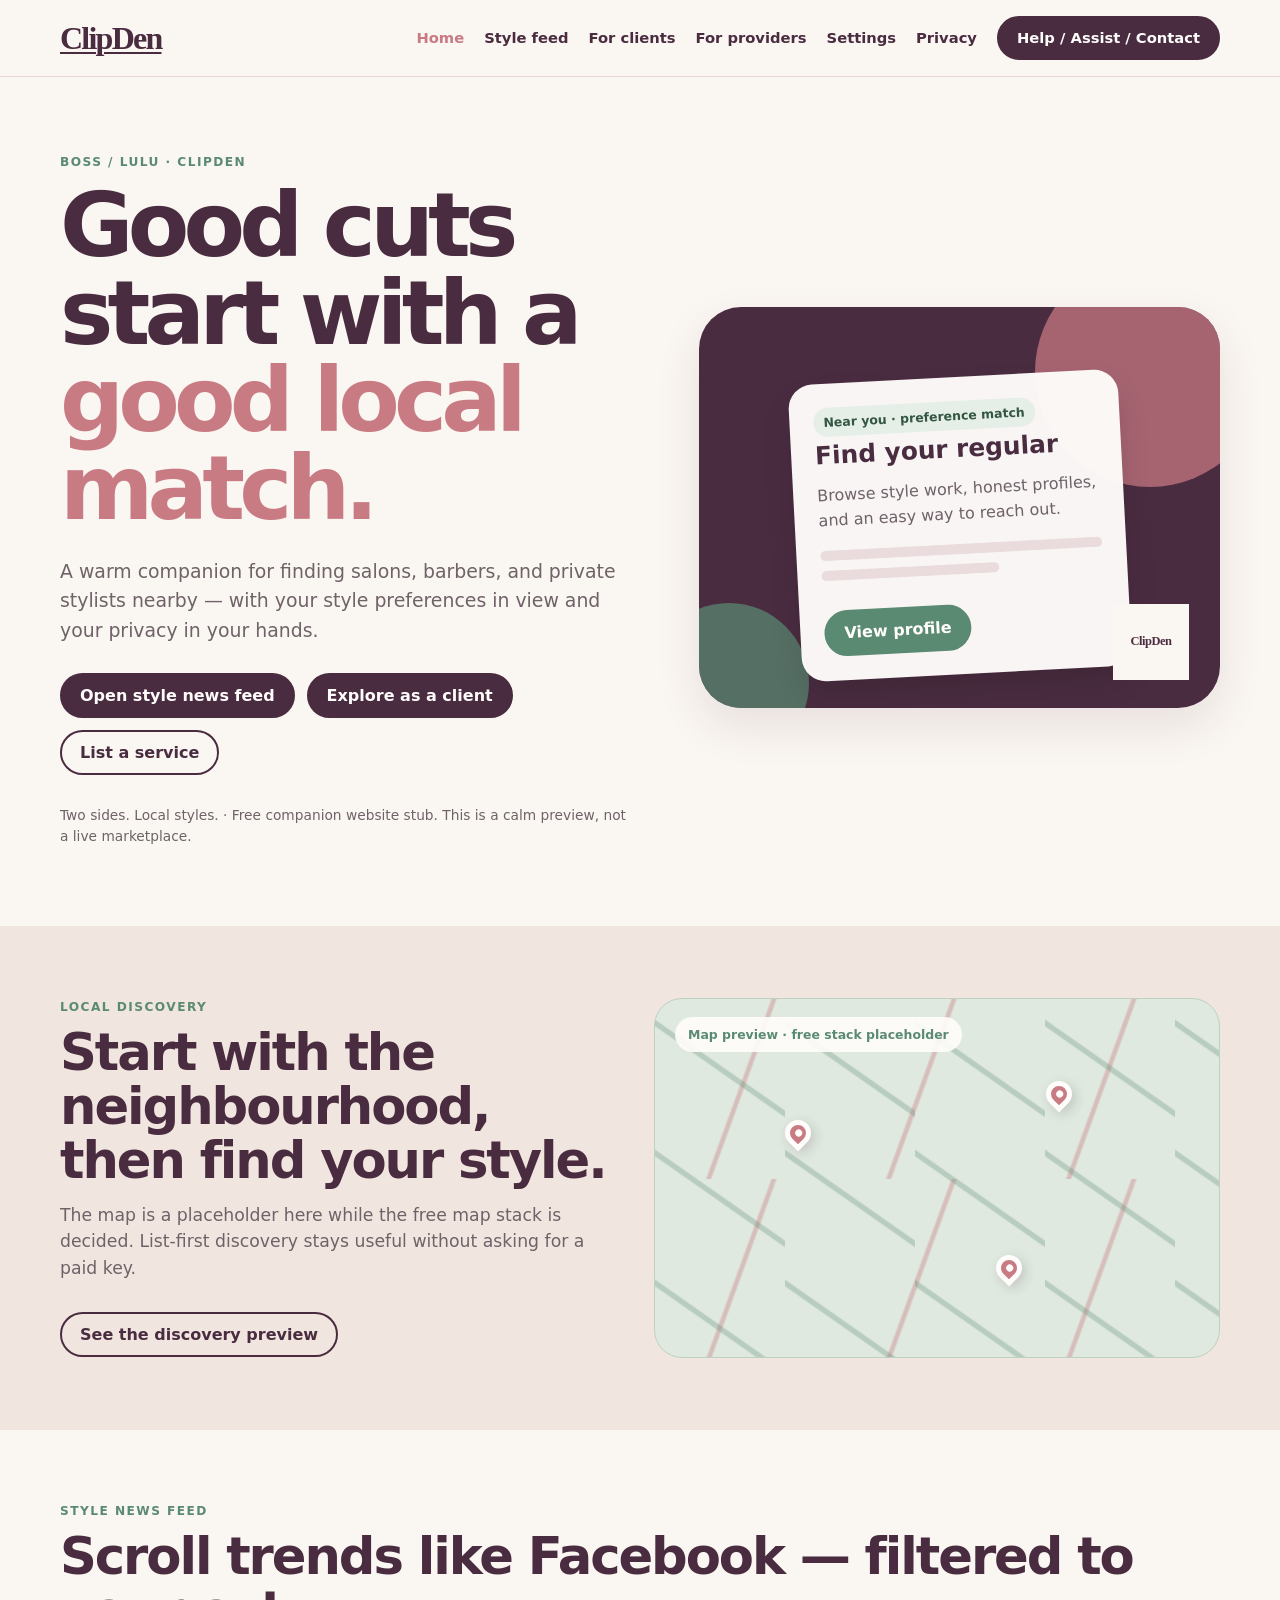
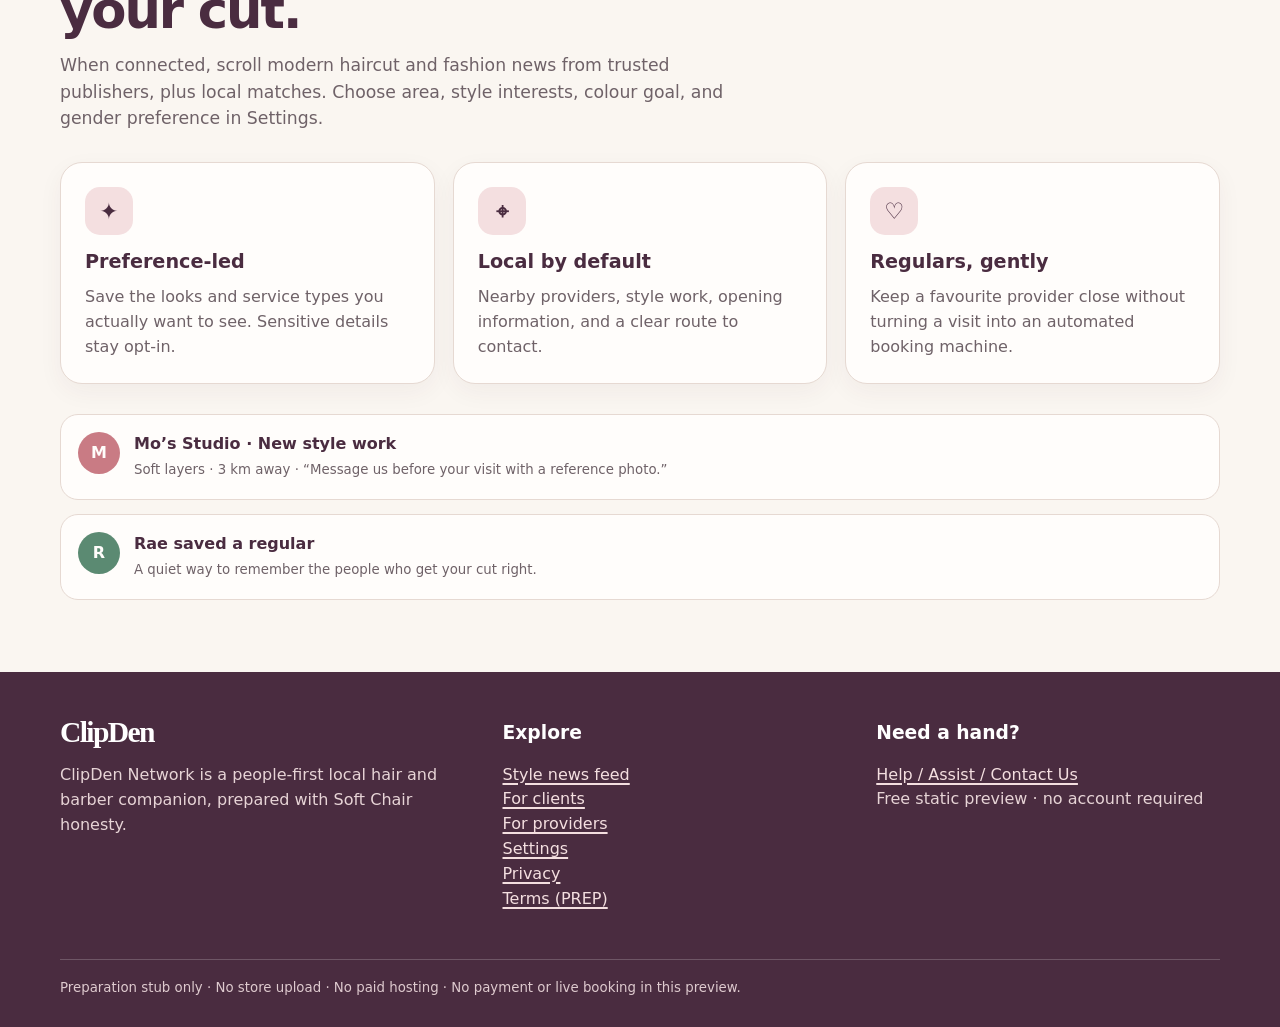
<file: index.html>
<!doctype html><html lang="en"><head><meta charset="utf-8"><meta name="viewport" content="width=device-width, initial-scale=1"><meta name="description" content="ClipDen Network — a warm local hair and barber discovery companion stub."><title>Home · ClipDen Network</title><link rel="stylesheet" href="styles.css"></head><body><header class="site-header"><div class="wrap nav"><a href="index.html" aria-label="ClipDen Network home"><span class="wordmark" aria-hidden="true">ClipDen</span></a><nav class="nav-links" aria-label="Primary navigation"><a class="active" href="index.html">Home</a><a href="feed.html">Style feed</a><a href="for-clients.html">For clients</a><a href="for-providers.html">For providers</a><a href="settings.html">Settings</a><a href="privacy.html">Privacy</a><a class=" button" href="help-assist-contact.html">Help / Assist / Contact</a></nav></div></header><main><section class="hero"><div class="wrap hero-grid"><div><p class="eyebrow">Boss / LuLu · ClipDen</p><h1>Good cuts start with a <em>good local match.</em></h1><p class="lede">A warm companion for finding salons, barbers, and private stylists nearby — with your style preferences in view and your privacy in your hands.</p><div class="actions"><a class="button" href="feed.html">Open style news feed</a><a class="button" href="for-clients.html">Explore as a client</a><a class="button secondary" href="for-providers.html">List a service</a></div><p class="micro mt">Two sides. Local styles. · Free companion website stub. This is a calm preview, not a live marketplace.</p></div><div class="hero-art" aria-label="ClipDen preview illustration"><div class="art-card"><span class="pill sage">Near you · preference match</span><h3>Find your regular</h3><p>Browse style work, honest profiles, and an easy way to reach out.</p><div class="mini-line"></div><div class="mini-line short"></div><div class="actions mt"><span class="button sage">View profile</span></div></div><span class="badge badge-word" aria-label="ClipDen">ClipDen</span></div></div></section>
<section class="section alt"><div class="wrap"><div class="split"><div><p class="eyebrow">Local discovery</p><h2>Start with the neighbourhood, then find your style.</h2><p class="section-intro">The map is a placeholder here while the free map stack is decided. List-first discovery stays useful without asking for a paid key.</p><a class="button secondary" href="for-clients.html">See the discovery preview</a></div><div class="map-placeholder" aria-label="Placeholder map showing local provider pins"><span class="pin p1"></span><span class="pin p2"></span><span class="pin p3"></span></div></div></div></section>
<section class="section"><div class="wrap"><p class="eyebrow">Style news feed</p><h2>Scroll trends like Facebook — filtered to your cut.</h2><p class="section-intro">When connected, scroll modern haircut and fashion news from trusted publishers, plus local matches. Choose area, style interests, colour goal, and gender preference in Settings.</p><div class="cards"><article class="card"><div class="icon">✦</div><h3>Preference-led</h3><p>Save the looks and service types you actually want to see. Sensitive details stay opt-in.</p></article><article class="card"><div class="icon">⌖</div><h3>Local by default</h3><p>Nearby providers, style work, opening information, and a clear route to contact.</p></article><article class="card"><div class="icon">♡</div><h3>Regulars, gently</h3><p>Keep a favourite provider close without turning a visit into an automated booking machine.</p></article></div><div class="feed mt"><div class="feed-item"><div class="avatar">M</div><div><strong>Mo’s Studio · New style work</strong><br><small>Soft layers · 3 km away · “Message us before your visit with a reference photo.”</small></div></div><div class="feed-item"><div class="avatar" style="background:var(--sage)">R</div><div><strong>Rae saved a regular</strong><br><small>A quiet way to remember the people who get your cut right.</small></div></div></div></div></section></main><footer class="footer"><div class="wrap"><div class="footer-grid"><div><span class="footer-logo">ClipDen</span><p>ClipDen Network is a people-first local hair and barber companion, prepared with Soft Chair honesty.</p></div><div><h3>Explore</h3><p><a href="feed.html">Style news feed</a><br><a href="for-clients.html">For clients</a><br><a href="for-providers.html">For providers</a><br><a href="settings.html">Settings</a><br><a href="privacy.html">Privacy</a><br><a href="terms-prep.html">Terms (PREP)</a></p></div><div><h3>Need a hand?</h3><p><a href="help-assist-contact.html">Help / Assist / Contact Us</a><br>Free static preview · no account required</p></div></div><small>Preparation stub only · No store upload · No paid hosting · No payment or live booking in this preview.</small></div></footer></body></html>
</file>
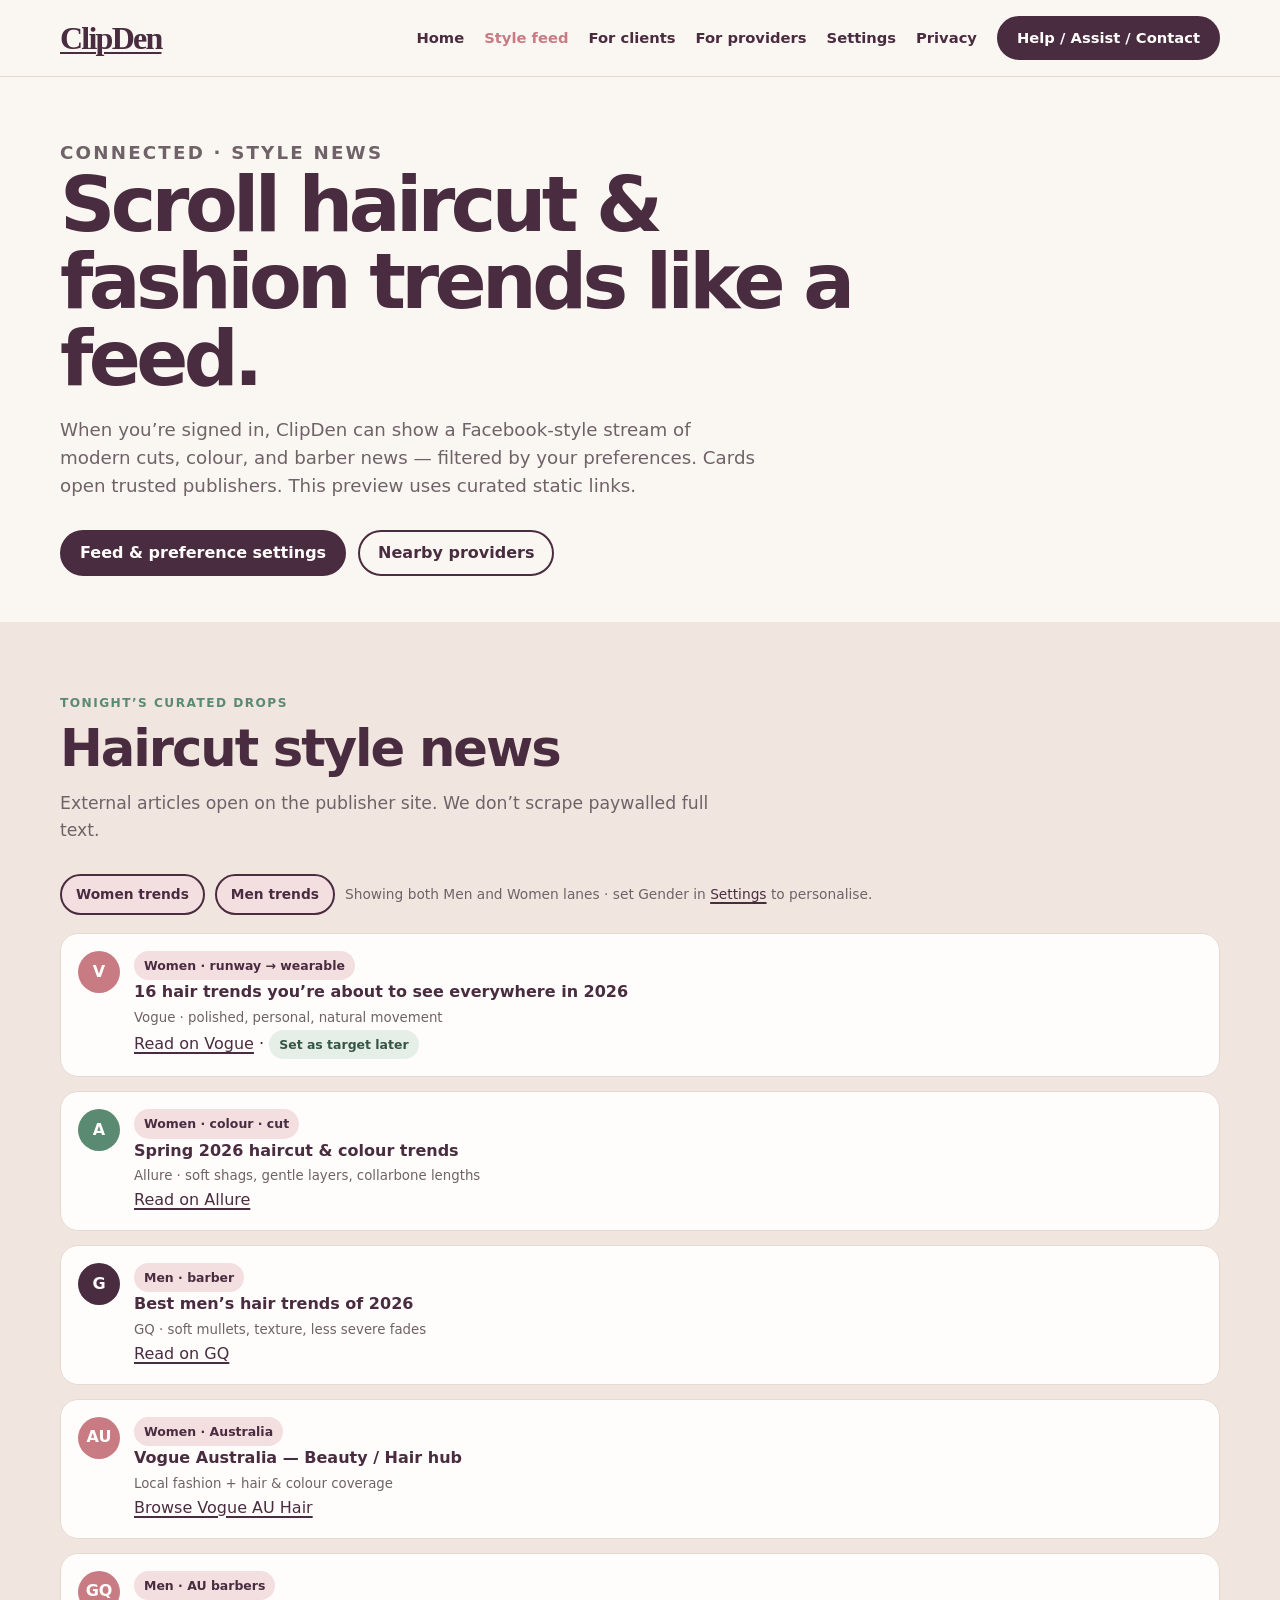
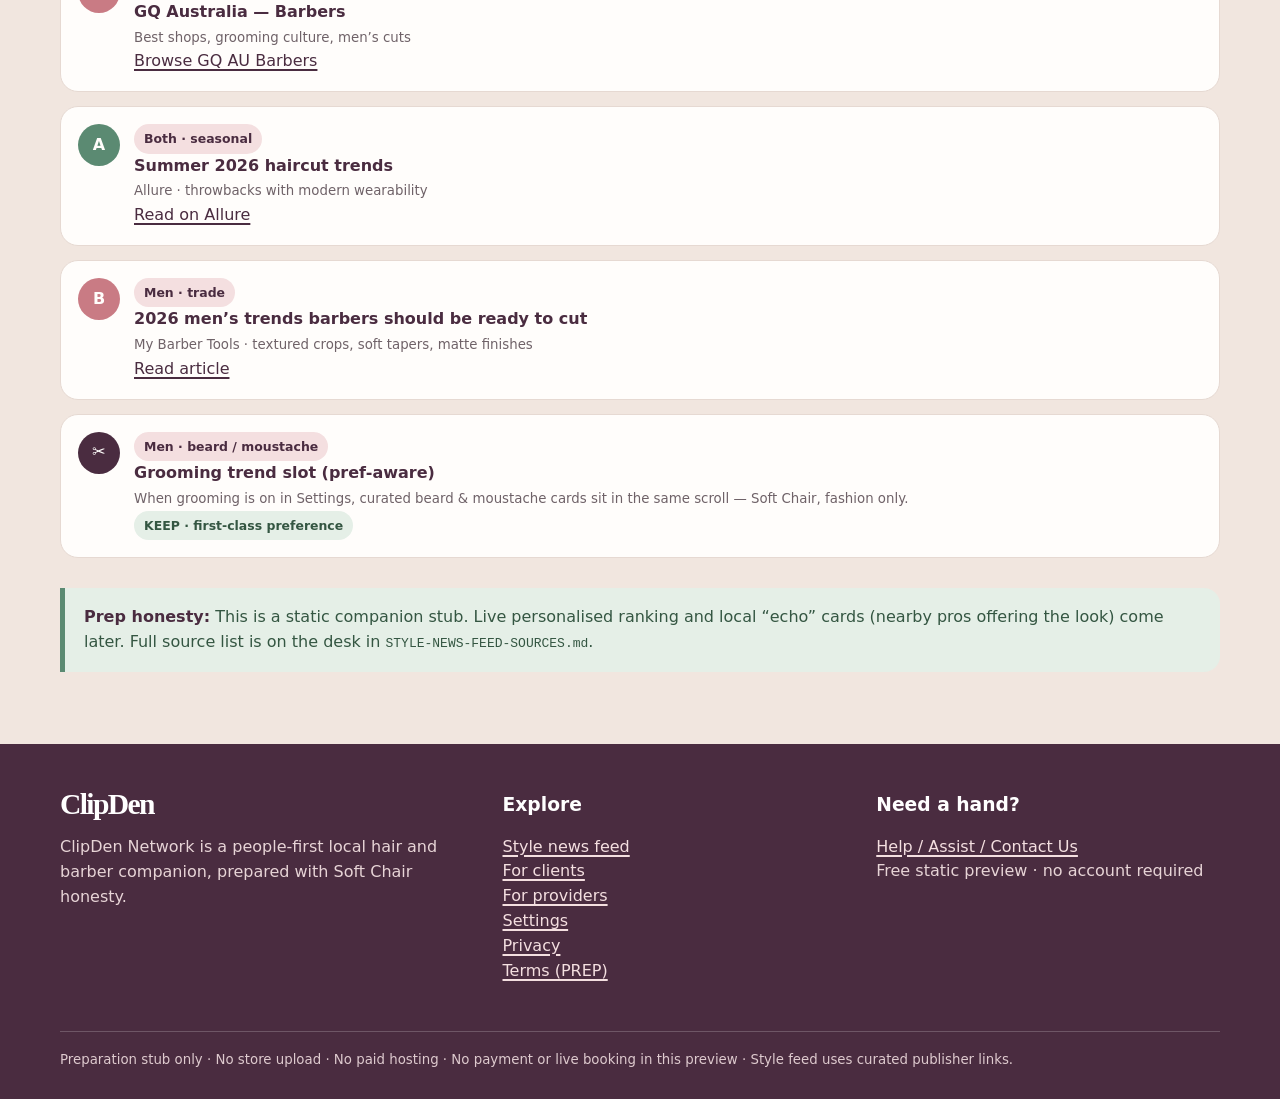
<file: feed.html>
<!doctype html><html lang="en"><head><meta charset="utf-8"><meta name="viewport" content="width=device-width, initial-scale=1"><meta name="description" content="ClipDen Network — a warm local hair and barber discovery companion stub."><title>Style news feed · ClipDen Network</title><link rel="stylesheet" href="styles.css"></head><body><header class="site-header"><div class="wrap nav"><a href="index.html" aria-label="ClipDen Network home"><span class="wordmark" aria-hidden="true">ClipDen</span></a><nav class="nav-links" aria-label="Primary navigation"><a href="index.html">Home</a><a class="active" href="feed.html">Style feed</a><a href="for-clients.html">For clients</a><a href="for-providers.html">For providers</a><a href="settings.html">Settings</a><a href="privacy.html">Privacy</a><a class=" button" href="help-assist-contact.html">Help / Assist / Contact</a></nav></div></header><main>
<section class="page-hero"><div class="wrap"><p class="eyebrow">Connected · style news</p><h1>Scroll haircut &amp; fashion trends like a feed.</h1><p>When you’re signed in, ClipDen can show a Facebook-style stream of modern cuts, colour, and barber news — filtered by your preferences. Cards open trusted publishers. This preview uses curated static links.</p>
<div class="actions mt"><a class="button" href="settings.html">Feed &amp; preference settings</a><a class="button secondary" href="for-clients.html">Nearby providers</a></div>
</div></section>
<section class="section alt"><div class="wrap">
<p class="eyebrow">Tonight’s curated drops</p><h2>Haircut style news</h2>
<p class="section-intro">External articles open on the publisher site. We don’t scrape paywalled full text.</p>
<div class="lane-strip" id="lane-strip" aria-live="polite">
<span class="lane-chip" id="chip-women">Women trends</span>
<span class="lane-chip" id="chip-men">Men trends</span>
<span class="lane-note" id="lane-note">Showing both lanes · set Gender in Settings to personalise.</span>
</div>
<div class="feed" id="style-feed">
<div class="feed-item" data-lane="women"><div class="avatar">V</div><div><span class="pill">Women · runway → wearable</span><br><strong>16 hair trends you’re about to see everywhere in 2026</strong><br><small>Vogue · polished, personal, natural movement</small><br><a href="https://www.vogue.com/article/hair-trends-2026" target="_blank" rel="noopener noreferrer">Read on Vogue</a> · <span class="pill sage">Set as target later</span></div></div>
<div class="feed-item" data-lane="women"><div class="avatar" style="background:var(--sage)">A</div><div><span class="pill">Women · colour · cut</span><br><strong>Spring 2026 haircut &amp; colour trends</strong><br><small>Allure · soft shags, gentle layers, collarbone lengths</small><br><a href="https://www.allure.com/story/spring-hair-trends-2026-haircut-color" target="_blank" rel="noopener noreferrer">Read on Allure</a></div></div>
<div class="feed-item" data-lane="men"><div class="avatar" style="background:var(--plum)">G</div><div><span class="pill">Men · barber</span><br><strong>Best men’s hair trends of 2026</strong><br><small>GQ · soft mullets, texture, less severe fades</small><br><a href="https://www.gq.com/story/best-hair-trends-for-men-2026" target="_blank" rel="noopener noreferrer">Read on GQ</a></div></div>
<div class="feed-item" data-lane="women"><div class="avatar">AU</div><div><span class="pill">Women · Australia</span><br><strong>Vogue Australia — Beauty / Hair hub</strong><br><small>Local fashion + hair &amp; colour coverage</small><br><a href="https://www.vogue.com.au/beauty/hair" target="_blank" rel="noopener noreferrer">Browse Vogue AU Hair</a></div></div>
<div class="feed-item" data-lane="men"><div class="avatar" style="background:var(--blush)">GQ</div><div><span class="pill">Men · AU barbers</span><br><strong>GQ Australia — Barbers</strong><br><small>Best shops, grooming culture, men’s cuts</small><br><a href="https://www.gq.com.au/topics/barbers" target="_blank" rel="noopener noreferrer">Browse GQ AU Barbers</a></div></div>
<div class="feed-item" data-lane="both"><div class="avatar" style="background:var(--sage)">A</div><div><span class="pill">Both · seasonal</span><br><strong>Summer 2026 haircut trends</strong><br><small>Allure · throwbacks with modern wearability</small><br><a href="https://www.allure.com/story/summer-haircut-trends-2026" target="_blank" rel="noopener noreferrer">Read on Allure</a></div></div>
<div class="feed-item" data-lane="men"><div class="avatar">B</div><div><span class="pill">Men · trade</span><br><strong>2026 men’s trends barbers should be ready to cut</strong><br><small>My Barber Tools · textured crops, soft tapers, matte finishes</small><br><a href="https://mybarbertools.co.uk/blogs/news/2026-mens-hair-trends-every-barber-should-be-ready-to-cut" target="_blank" rel="noopener noreferrer">Read article</a></div></div>
<div class="feed-item" data-lane="men" data-grooming="1"><div class="avatar" style="background:var(--plum)">✂</div><div><span class="pill">Men · beard / moustache</span><br><strong>Grooming trend slot (pref-aware)</strong><br><small>When grooming is on in Settings, curated beard &amp; moustache cards sit in the same scroll — Soft Chair, fashion only.</small><br><span class="pill sage">KEEP · first-class preference</span></div></div>
</div>
<div class="notice mt"><strong>Prep honesty:</strong> This is a static companion stub. Live personalised ranking and local “echo” cards (nearby pros offering the look) come later. Full source list is on the desk in <code>STYLE-NEWS-FEED-SOURCES.md</code>.</div>
</div></section>
<script>
(function(){
  var KEY='sc_gender', GROOM='sc_grooming';
  var gender=localStorage.getItem(KEY)||'';
  var gs=localStorage.getItem(GROOM);
  var groomingOn = gs===null ? true : gs==='1';
  var items=document.querySelectorAll('#style-feed .feed-item');
  var chipW=document.getElementById('chip-women');
  var chipM=document.getElementById('chip-men');
  var note=document.getElementById('lane-note');
  items.forEach(function(el){
    var lane=el.getAttribute('data-lane')||'both';
    var isGroom=el.getAttribute('data-grooming')==='1';
    var show=true;
    if(gender==='male'){
      if(lane==='women') show=false;
      if(isGroom && !groomingOn) show=false;
    } else if(gender==='female'){
      if(lane==='men') show=false;
    } else {
      if(isGroom && !groomingOn) show=false;
    }
    el.classList.toggle('is-hidden', !show);
  });
  var showW = gender!=='male';
  var showM = gender!=='female';
  chipW.classList.toggle('on', showW);
  chipM.classList.toggle('on', showM);
  if(gender==='male'){
    note.innerHTML='Filtered by Settings · <strong>Male</strong> — men / barber'+(groomingOn?' + grooming':'')+' emphasised. <a href="settings.html">Change</a>';
  } else if(gender==='female'){
    note.innerHTML='Filtered by Settings · <strong>Female</strong> — women / colour emphasised. <a href="settings.html">Change</a>';
  } else {
    note.innerHTML='Showing both Men and Women lanes · set Gender in <a href="settings.html">Settings</a> to personalise.';
  }
})();
</script>
</main>
<footer class="footer"><div class="wrap"><div class="footer-grid"><div><span class="footer-logo">ClipDen</span><p>ClipDen Network is a people-first local hair and barber companion, prepared with Soft Chair honesty.</p></div><div><h3>Explore</h3><p><a href="feed.html">Style news feed</a><br><a href="for-clients.html">For clients</a><br><a href="for-providers.html">For providers</a><br><a href="settings.html">Settings</a><br><a href="privacy.html">Privacy</a><br><a href="terms-prep.html">Terms (PREP)</a></p></div><div><h3>Need a hand?</h3><p><a href="help-assist-contact.html">Help / Assist / Contact Us</a><br>Free static preview · no account required</p></div></div><small>Preparation stub only · No store upload · No paid hosting · No payment or live booking in this preview · Style feed uses curated publisher links.</small></div></footer>
</body></html>
</file>
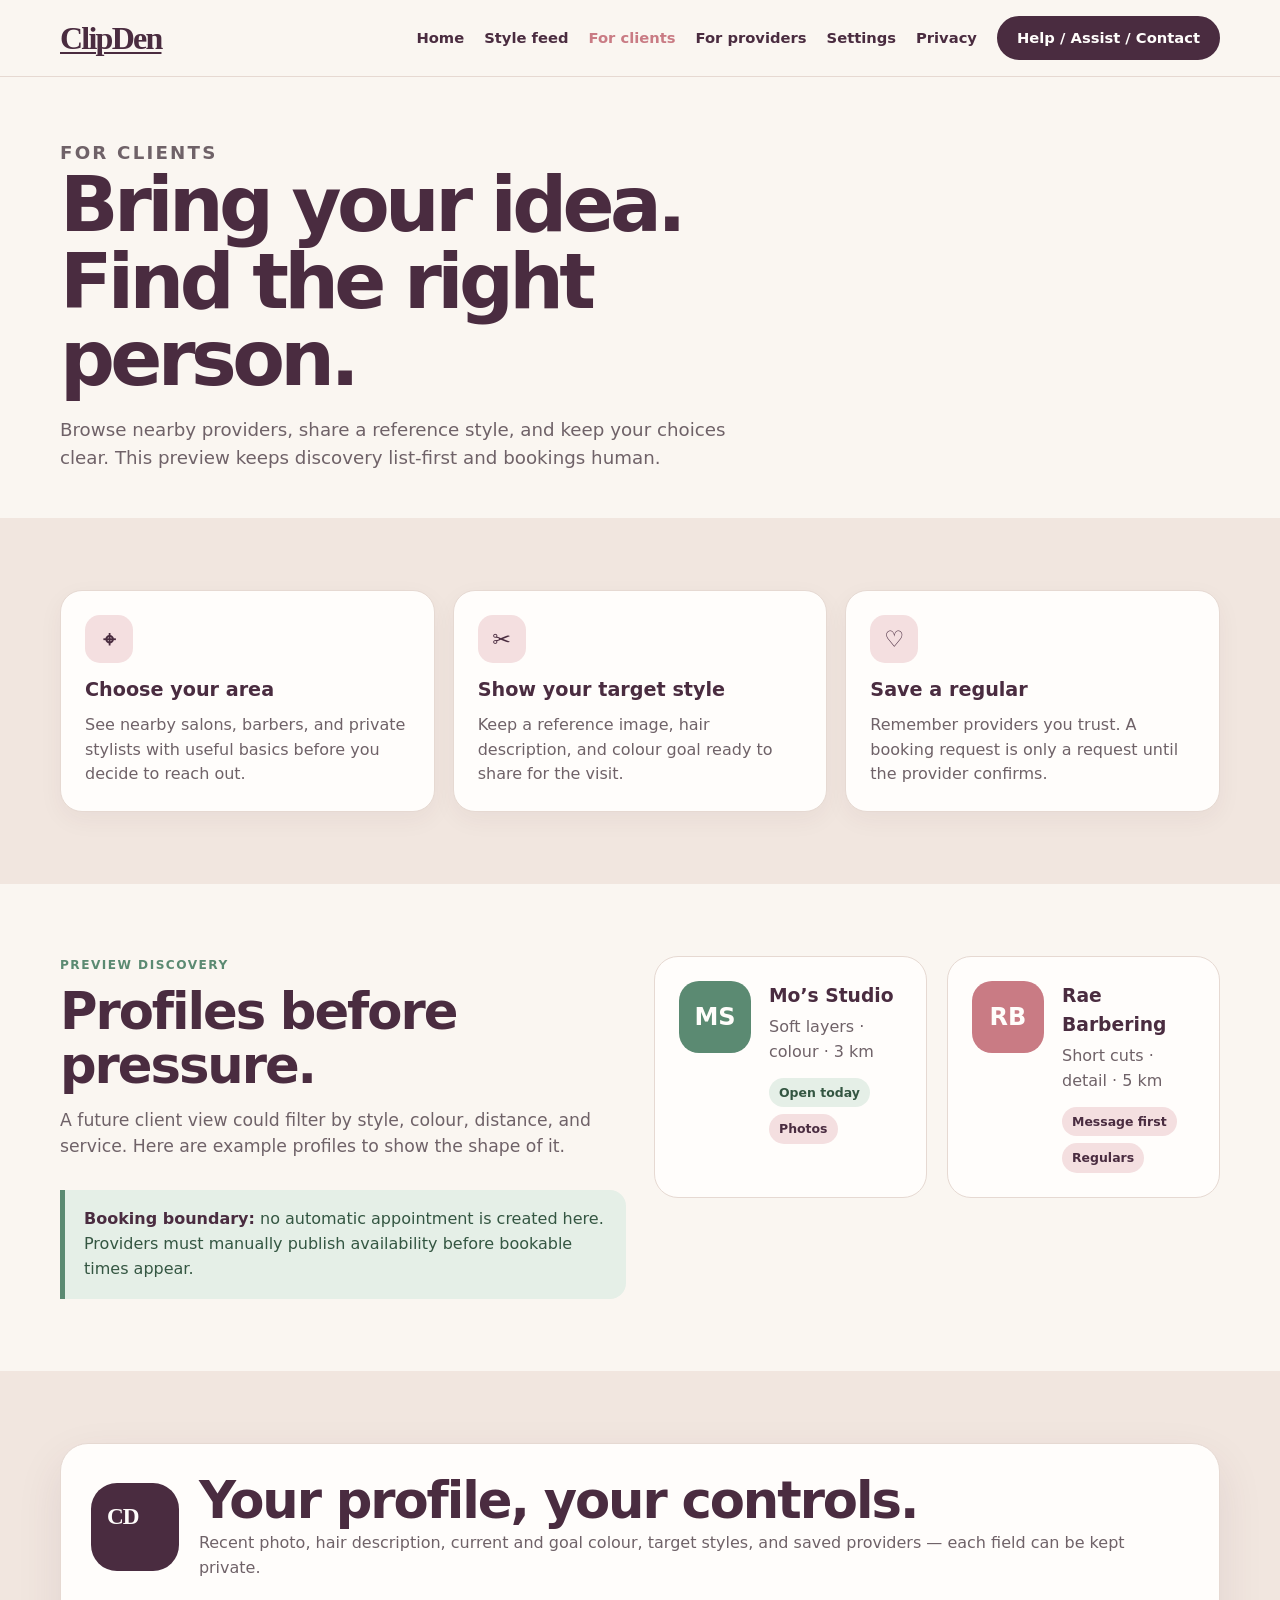
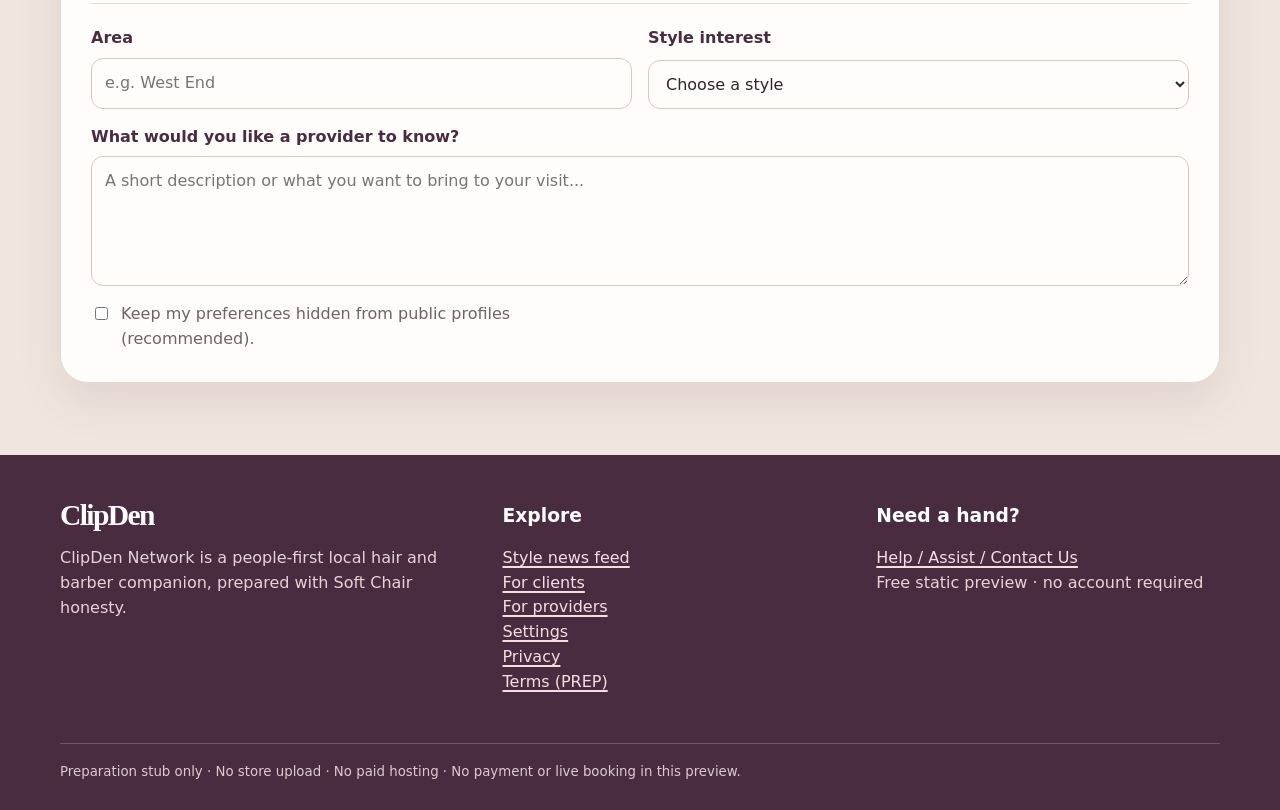
<file: for-clients.html>
<!doctype html><html lang="en"><head><meta charset="utf-8"><meta name="viewport" content="width=device-width, initial-scale=1"><meta name="description" content="ClipDen Network — a warm local hair and barber discovery companion stub."><title>For clients · ClipDen Network</title><link rel="stylesheet" href="styles.css"></head><body><header class="site-header"><div class="wrap nav"><a href="index.html" aria-label="ClipDen Network home"><span class="wordmark" aria-hidden="true">ClipDen</span></a><nav class="nav-links" aria-label="Primary navigation"><a href="index.html">Home</a><a href="feed.html">Style feed</a><a class="active" href="for-clients.html">For clients</a><a href="for-providers.html">For providers</a><a href="settings.html">Settings</a><a href="privacy.html">Privacy</a><a class=" button" href="help-assist-contact.html">Help / Assist / Contact</a></nav></div></header><main><section class="page-hero"><div class="wrap"><p class="eyebrow">For clients</p><h1>Bring your idea. Find the right person.</h1><p>Browse nearby providers, share a reference style, and keep your choices clear. This preview keeps discovery list-first and bookings human.</p></div></section><section class="section alt"><div class="wrap"><div class="cards"><article class="card"><div class="icon">⌖</div><h3>Choose your area</h3><p>See nearby salons, barbers, and private stylists with useful basics before you decide to reach out.</p></article><article class="card"><div class="icon">✂</div><h3>Show your target style</h3><p>Keep a reference image, hair description, and colour goal ready to share for the visit.</p></article><article class="card"><div class="icon">♡</div><h3>Save a regular</h3><p>Remember providers you trust. A booking request is only a request until the provider confirms.</p></article></div></div></section><section class="section"><div class="wrap split"><div><p class="eyebrow">Preview discovery</p><h2>Profiles before pressure.</h2><p class="section-intro">A future client view could filter by style, colour, distance, and service. Here are example profiles to show the shape of it.</p><div class="notice"><strong>Booking boundary:</strong> no automatic appointment is created here. Providers must manually publish availability before bookable times appear.</div></div><div class="provider-grid"><article class="provider-card"><div class="provider-photo">MS</div><div><h3>Mo’s Studio</h3><p>Soft layers · colour · 3 km</p><div class="provider-meta"><span class="pill sage">Open today</span><span class="pill">Photos</span></div></div></article><article class="provider-card"><div class="provider-photo" style="background:var(--blush)">RB</div><div><h3>Rae Barbering</h3><p>Short cuts · detail · 5 km</p><div class="provider-meta"><span class="pill">Message first</span><span class="pill">Regulars</span></div></div></article></div></div></section><section class="section alt"><div class="wrap"><div class="profile-shell"><div class="profile-head"><div class="profile-icon"><span class="icon-word" aria-hidden="true">CD</span></div><div><h2>Your profile, your controls.</h2><p>Recent photo, hair description, current and goal colour, target styles, and saved providers — each field can be kept private.</p></div></div><div class="form-grid"><div class="field"><label for="area">Area</label><input id="area" placeholder="e.g. West End"></div><div class="field"><label for="style">Style interest</label><select id="style"><option>Choose a style</option><option>Soft layers</option><option>Short and textured</option><option>Colour refresh</option></select></div><div class="field full"><label for="note">What would you like a provider to know?</label><textarea id="note" placeholder="A short description or what you want to bring to your visit..."></textarea></div><label class="check full"><input type="checkbox"> Keep my preferences hidden from public profiles (recommended).</label></div></div></div></section></main><footer class="footer"><div class="wrap"><div class="footer-grid"><div><span class="footer-logo">ClipDen</span><p>ClipDen Network is a people-first local hair and barber companion, prepared with Soft Chair honesty.</p></div><div><h3>Explore</h3><p><a href="feed.html">Style news feed</a><br><a href="for-clients.html">For clients</a><br><a href="for-providers.html">For providers</a><br><a href="settings.html">Settings</a><br><a href="privacy.html">Privacy</a><br><a href="terms-prep.html">Terms (PREP)</a></p></div><div><h3>Need a hand?</h3><p><a href="help-assist-contact.html">Help / Assist / Contact Us</a><br>Free static preview · no account required</p></div></div><small>Preparation stub only · No store upload · No paid hosting · No payment or live booking in this preview.</small></div></footer></body></html>
</file>
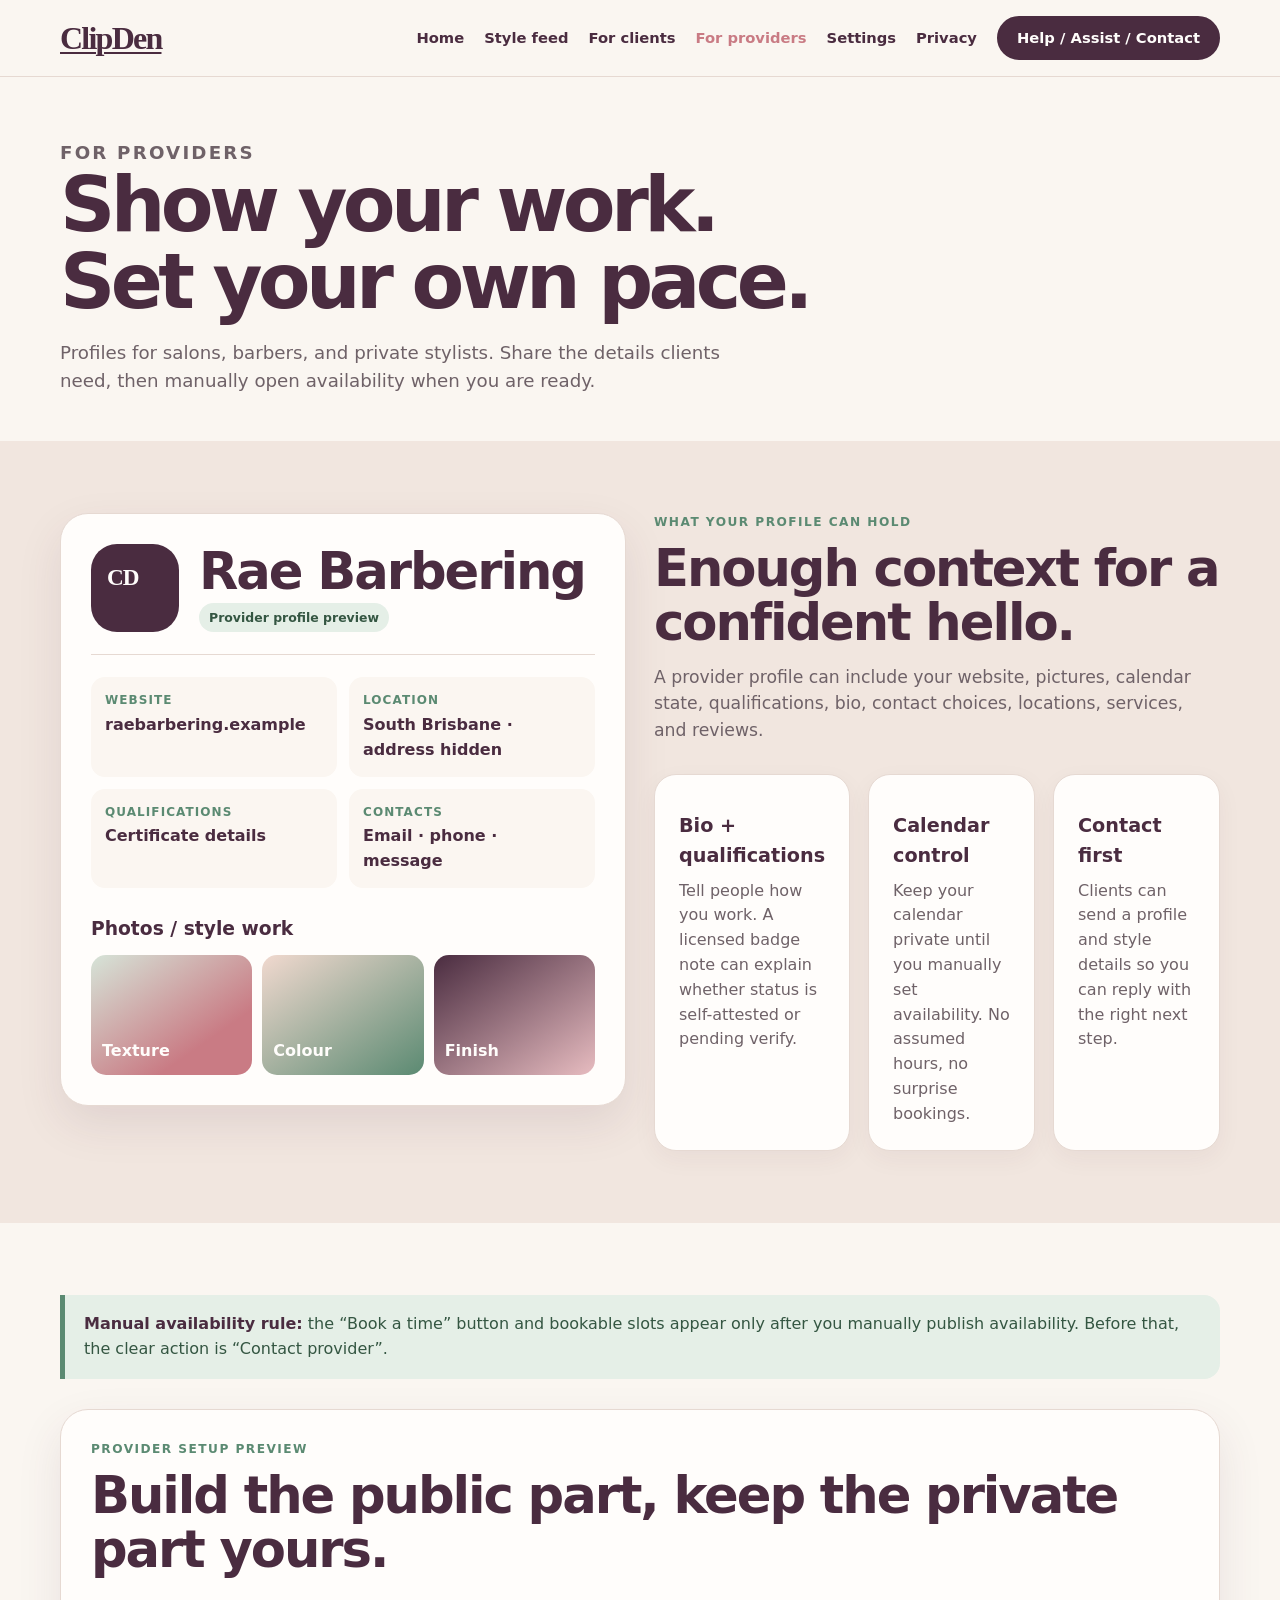
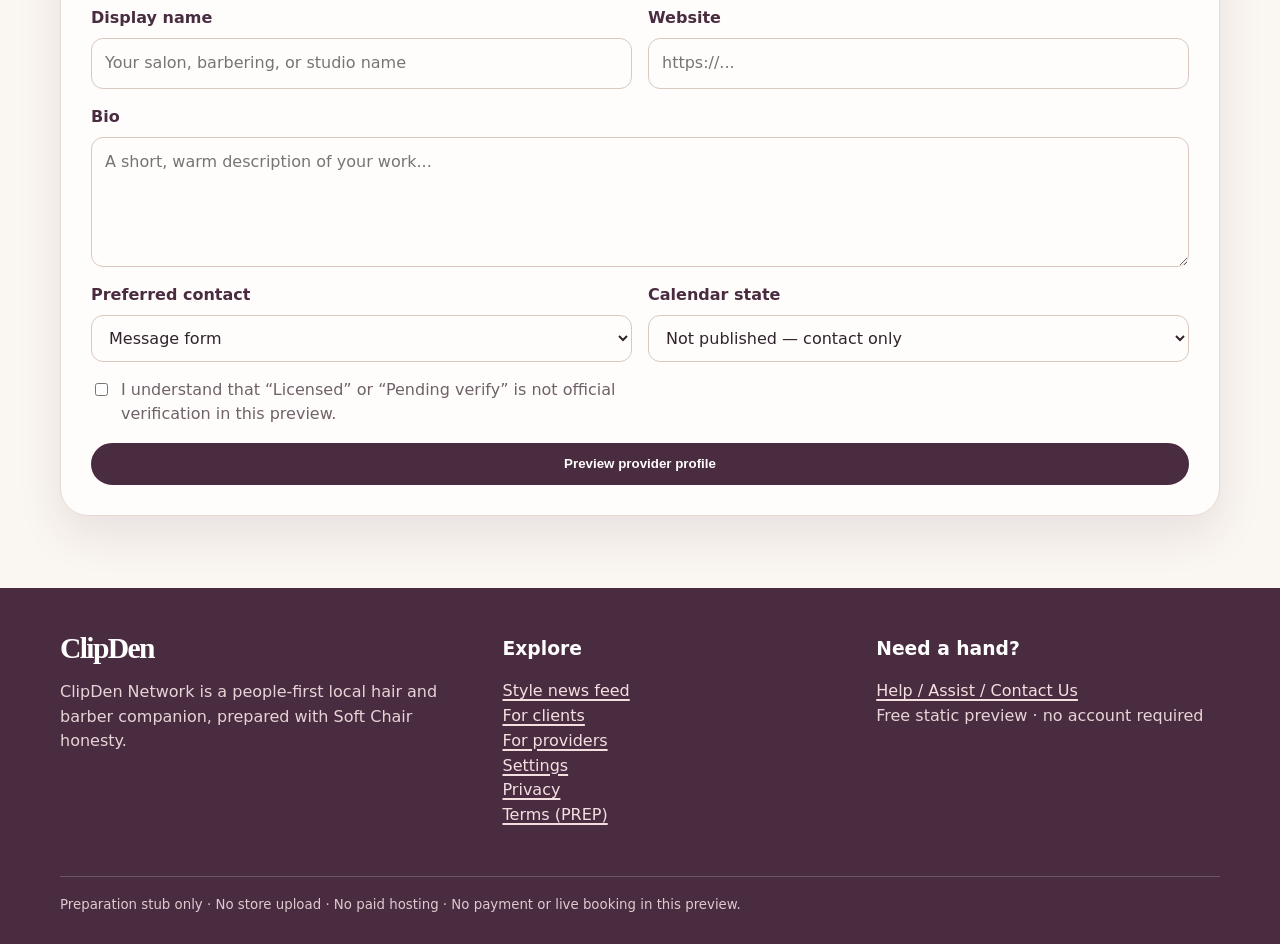
<file: for-providers.html>
<!doctype html><html lang="en"><head><meta charset="utf-8"><meta name="viewport" content="width=device-width, initial-scale=1"><meta name="description" content="ClipDen Network — a warm local hair and barber discovery companion stub."><title>For providers · ClipDen Network</title><link rel="stylesheet" href="styles.css"></head><body><header class="site-header"><div class="wrap nav"><a href="index.html" aria-label="ClipDen Network home"><span class="wordmark" aria-hidden="true">ClipDen</span></a><nav class="nav-links" aria-label="Primary navigation"><a href="index.html">Home</a><a href="feed.html">Style feed</a><a href="for-clients.html">For clients</a><a class="active" href="for-providers.html">For providers</a><a href="settings.html">Settings</a><a href="privacy.html">Privacy</a><a class=" button" href="help-assist-contact.html">Help / Assist / Contact</a></nav></div></header><main><section class="page-hero"><div class="wrap"><p class="eyebrow">For providers</p><h1>Show your work. Set your own pace.</h1><p>Profiles for salons, barbers, and private stylists. Share the details clients need, then manually open availability when you are ready.</p></div></section><section class="section alt"><div class="wrap split"><div><div class="profile-shell"><div class="profile-head"><div class="profile-icon"><span class="icon-word" aria-hidden="true">CD</span></div><div><h2>Rae Barbering</h2><p><span class="pill sage">Provider profile preview</span></p></div></div><dl class="detail-list"><div><dt>Website</dt><dd>raebarbering.example</dd></div><div><dt>Location</dt><dd>South Brisbane · address hidden</dd></div><div><dt>Qualifications</dt><dd>Certificate details</dd></div><div><dt>Contacts</dt><dd>Email · phone · message</dd></div></dl><h3 style="color:var(--plum);margin:26px 0 12px">Photos / style work</h3><div class="gallery"><div>Texture</div><div>Colour</div><div>Finish</div></div></div></div><div><p class="eyebrow">What your profile can hold</p><h2>Enough context for a confident hello.</h2><p class="section-intro">A provider profile can include your website, pictures, calendar state, qualifications, bio, contact choices, locations, services, and reviews.</p><div class="cards"><article class="card"><h3>Bio + qualifications</h3><p>Tell people how you work. A licensed badge note can explain whether status is self-attested or pending verify.</p></article><article class="card"><h3>Calendar control</h3><p>Keep your calendar private until you manually set availability. No assumed hours, no surprise bookings.</p></article><article class="card"><h3>Contact first</h3><p>Clients can send a profile and style details so you can reply with the right next step.</p></article></div></div></div></section><section class="section"><div class="wrap"><div class="notice"><strong>Manual availability rule:</strong> the “Book a time” button and bookable slots appear only after you manually publish availability. Before that, the clear action is “Contact provider”.</div><div class="profile-shell mt"><p class="eyebrow">Provider setup preview</p><h2>Build the public part, keep the private part yours.</h2><div class="form-grid mt"><div class="field"><label for="name">Display name</label><input id="name" placeholder="Your salon, barbering, or studio name"></div><div class="field"><label for="website">Website</label><input id="website" placeholder="https://..."></div><div class="field full"><label for="bio">Bio</label><textarea id="bio" placeholder="A short, warm description of your work..."></textarea></div><div class="field"><label for="contact">Preferred contact</label><select id="contact"><option>Message form</option><option>Email</option><option>Phone</option></select></div><div class="field"><label for="calendar">Calendar state</label><select id="calendar"><option>Not published — contact only</option><option>Manually published — request a time</option></select></div><label class="check full"><input type="checkbox"> I understand that “Licensed” or “Pending verify” is not official verification in this preview.</label><div class="field full"><button class="button" type="button">Preview provider profile</button></div></div></div></div></section></main><footer class="footer"><div class="wrap"><div class="footer-grid"><div><span class="footer-logo">ClipDen</span><p>ClipDen Network is a people-first local hair and barber companion, prepared with Soft Chair honesty.</p></div><div><h3>Explore</h3><p><a href="feed.html">Style news feed</a><br><a href="for-clients.html">For clients</a><br><a href="for-providers.html">For providers</a><br><a href="settings.html">Settings</a><br><a href="privacy.html">Privacy</a><br><a href="terms-prep.html">Terms (PREP)</a></p></div><div><h3>Need a hand?</h3><p><a href="help-assist-contact.html">Help / Assist / Contact Us</a><br>Free static preview · no account required</p></div></div><small>Preparation stub only · No store upload · No paid hosting · No payment or live booking in this preview.</small></div></footer></body></html>
</file>
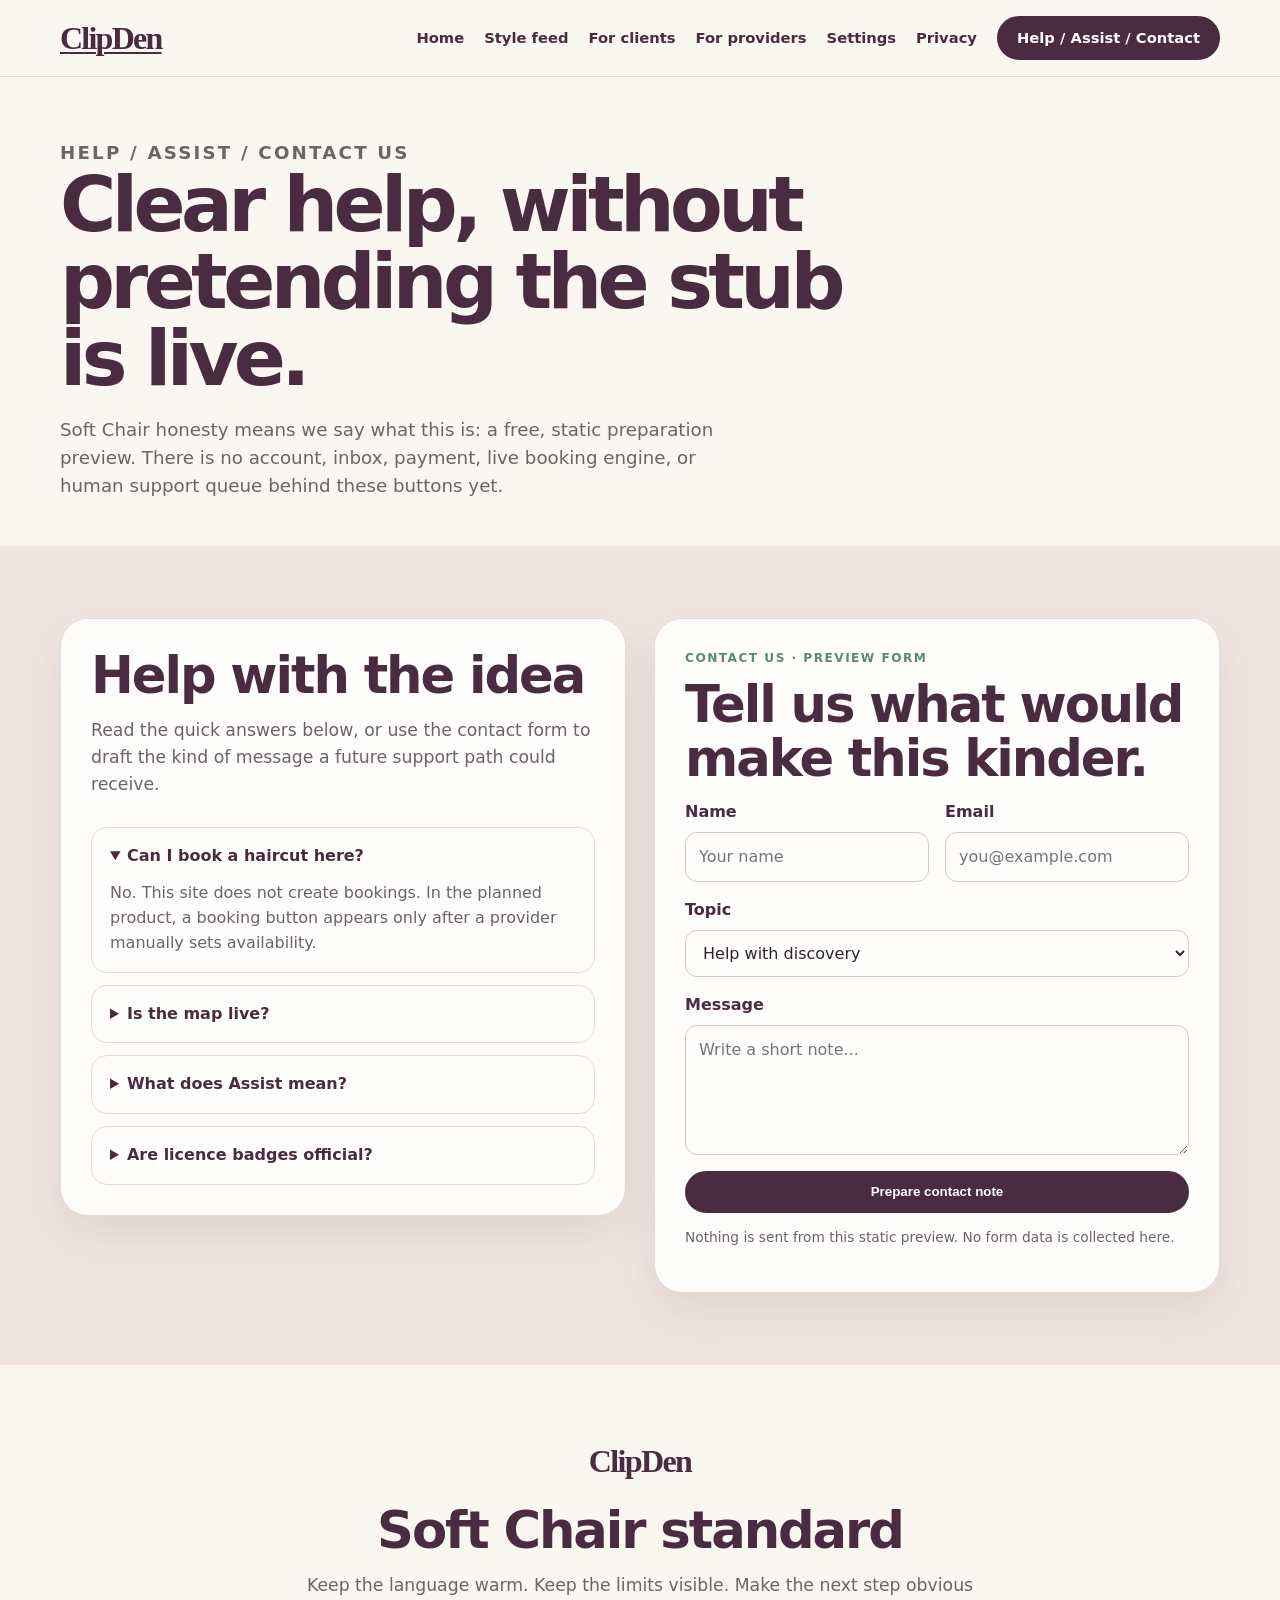
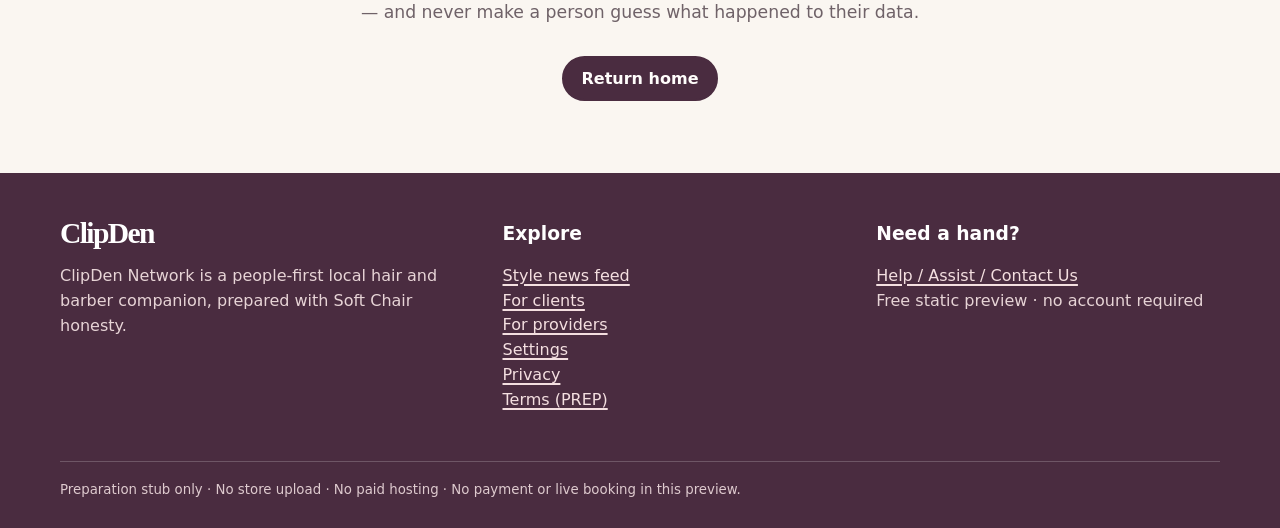
<file: help-assist-contact.html>
<!doctype html><html lang="en"><head><meta charset="utf-8"><meta name="viewport" content="width=device-width, initial-scale=1"><meta name="description" content="ClipDen Network — a warm local hair and barber discovery companion stub."><title>Help / Assist / Contact Us · ClipDen Network</title><link rel="stylesheet" href="styles.css"></head><body><header class="site-header"><div class="wrap nav"><a href="index.html" aria-label="ClipDen Network home"><span class="wordmark" aria-hidden="true">ClipDen</span></a><nav class="nav-links" aria-label="Primary navigation"><a href="index.html">Home</a><a href="feed.html">Style feed</a><a href="for-clients.html">For clients</a><a href="for-providers.html">For providers</a><a href="settings.html">Settings</a><a href="privacy.html">Privacy</a><a class=" button" href="help-assist-contact.html">Help / Assist / Contact</a></nav></div></header><main><section class="page-hero"><div class="wrap"><p class="eyebrow">Help / Assist / Contact Us</p><h1>Clear help, without pretending the stub is live.</h1><p>Soft Chair honesty means we say what this is: a free, static preparation preview. There is no account, inbox, payment, live booking engine, or human support queue behind these buttons yet.</p></div></section><section class="section alt"><div class="wrap split"><div><div class="profile-shell"><h2>Help with the idea</h2><p class="section-intro">Read the quick answers below, or use the contact form to draft the kind of message a future support path could receive.</p><div class="faq"><details open><summary>Can I book a haircut here?</summary><p>No. This site does not create bookings. In the planned product, a booking button appears only after a provider manually sets availability.</p></details><details><summary>Is the map live?</summary><p>No. The map is a visual placeholder. The direction is to use a free map stack, with no paid map keys or hosting spend.</p></details><details><summary>What does Assist mean?</summary><p>Assist is the public help language for guidance and complaints. We minimise technical labels and do not present this preview as an automated support service.</p></details><details><summary>Are licence badges official?</summary><p>No. “Licensed” or “Pending verify” needs a clear status note. This preview does not perform official verification.</p></details></div></div></div><div><div class="profile-shell"><p class="eyebrow">Contact Us · preview form</p><h2>Tell us what would make this kinder.</h2><div class="form-grid"><div class="field"><label for="contact-name">Name</label><input id="contact-name" placeholder="Your name"></div><div class="field"><label for="contact-email">Email</label><input id="contact-email" type="email" placeholder="you@example.com"></div><div class="field full"><label for="contact-topic">Topic</label><select id="contact-topic"><option>Help with discovery</option><option>Privacy question</option><option>Provider profile</option><option>Report a concern</option><option>Assist request</option></select></div><div class="field full"><label for="contact-message">Message</label><textarea id="contact-message" placeholder="Write a short note..."></textarea></div><div class="field full"><button class="button" type="button">Prepare contact note</button></div></div><p class="micro">Nothing is sent from this static preview. No form data is collected here.</p></div></div></div></section><section class="section"><div class="wrap center"><span class="soft-wordmark" aria-label="ClipDen">ClipDen</span><h2>Soft Chair standard</h2><p class="section-intro" style="margin-left:auto;margin-right:auto">Keep the language warm. Keep the limits visible. Make the next step obvious — and never make a person guess what happened to their data.</p><a class="button" href="index.html">Return home</a></div></section></main><footer class="footer"><div class="wrap"><div class="footer-grid"><div><span class="footer-logo">ClipDen</span><p>ClipDen Network is a people-first local hair and barber companion, prepared with Soft Chair honesty.</p></div><div><h3>Explore</h3><p><a href="feed.html">Style news feed</a><br><a href="for-clients.html">For clients</a><br><a href="for-providers.html">For providers</a><br><a href="settings.html">Settings</a><br><a href="privacy.html">Privacy</a><br><a href="terms-prep.html">Terms (PREP)</a></p></div><div><h3>Need a hand?</h3><p><a href="help-assist-contact.html">Help / Assist / Contact Us</a><br>Free static preview · no account required</p></div></div><small>Preparation stub only · No store upload · No paid hosting · No payment or live booking in this preview.</small></div></footer></body></html>
</file>
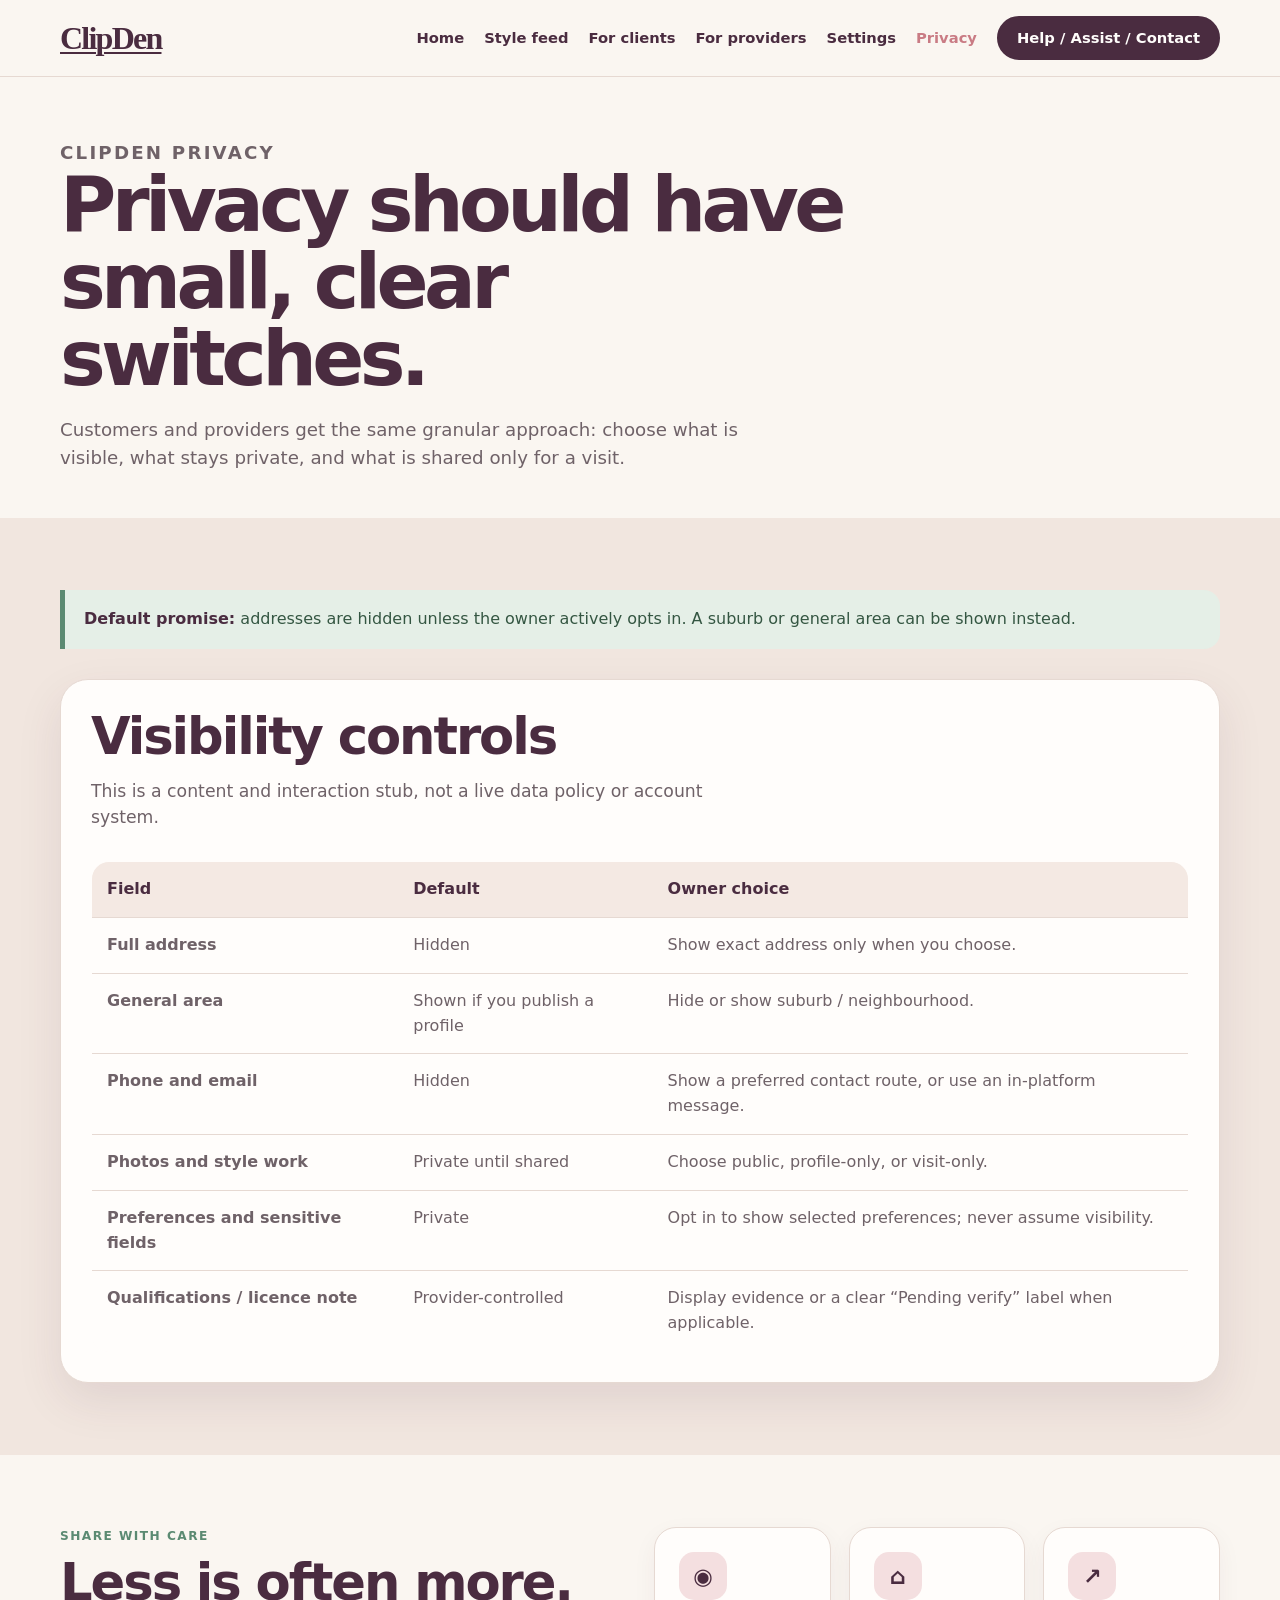
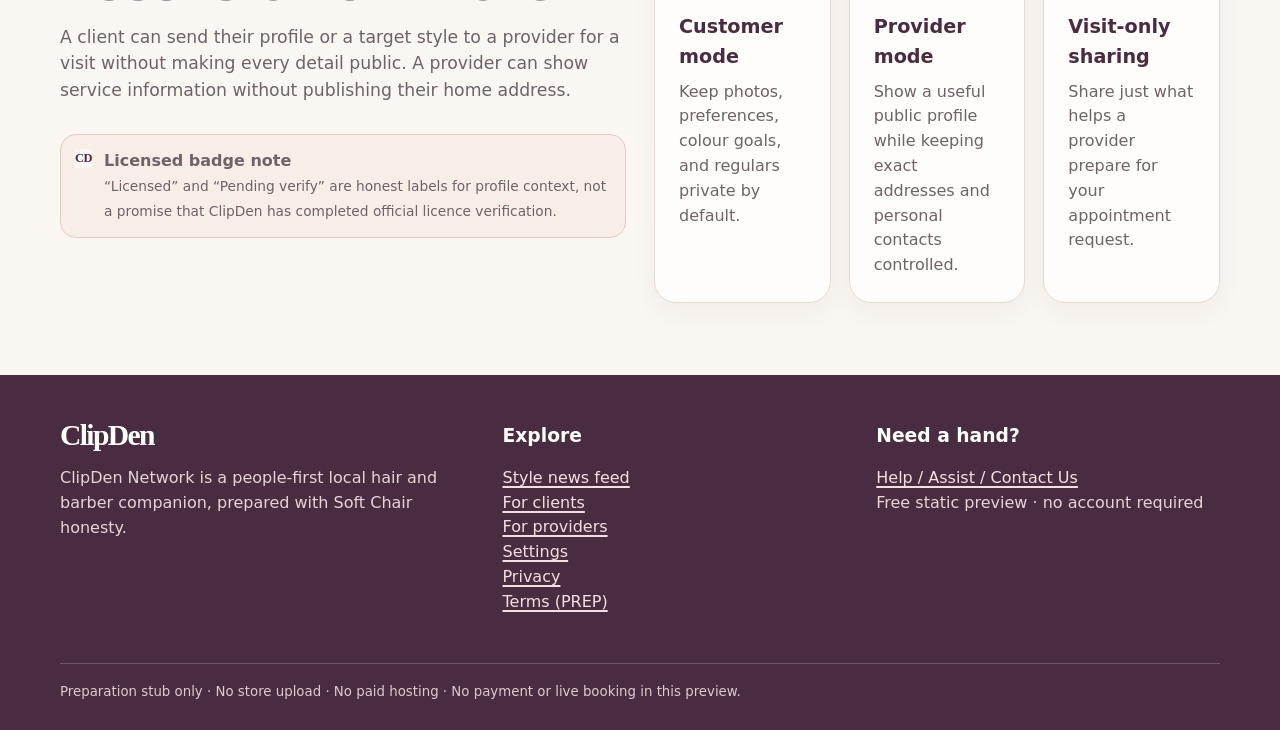
<file: privacy.html>
<!doctype html><html lang="en"><head><meta charset="utf-8"><meta name="viewport" content="width=device-width, initial-scale=1"><meta name="description" content="ClipDen Network — a warm local hair and barber discovery companion stub."><title>Privacy · ClipDen Network</title><link rel="stylesheet" href="styles.css"></head><body><header class="site-header"><div class="wrap nav"><a href="index.html" aria-label="ClipDen Network home"><span class="wordmark" aria-hidden="true">ClipDen</span></a><nav class="nav-links" aria-label="Primary navigation"><a href="index.html">Home</a><a href="feed.html">Style feed</a><a href="for-clients.html">For clients</a><a href="for-providers.html">For providers</a><a href="settings.html">Settings</a><a class="active" href="privacy.html">Privacy</a><a class=" button" href="help-assist-contact.html">Help / Assist / Contact</a></nav></div></header><main><section class="page-hero"><div class="wrap"><p class="eyebrow">ClipDen privacy</p><h1>Privacy should have small, clear switches.</h1><p>Customers and providers get the same granular approach: choose what is visible, what stays private, and what is shared only for a visit.</p></div></section><section class="section alt"><div class="wrap"><div class="notice"><strong>Default promise:</strong> addresses are hidden unless the owner actively opts in. A suburb or general area can be shown instead.</div><div class="profile-shell mt"><h2>Visibility controls</h2><p class="section-intro">This is a content and interaction stub, not a live data policy or account system.</p><table class="privacy-table"><thead><tr><th>Field</th><th>Default</th><th>Owner choice</th></tr></thead><tbody><tr><td><strong>Full address</strong></td><td>Hidden</td><td>Show exact address only when you choose.</td></tr><tr><td><strong>General area</strong></td><td>Shown if you publish a profile</td><td>Hide or show suburb / neighbourhood.</td></tr><tr><td><strong>Phone and email</strong></td><td>Hidden</td><td>Show a preferred contact route, or use an in-platform message.</td></tr><tr><td><strong>Photos and style work</strong></td><td>Private until shared</td><td>Choose public, profile-only, or visit-only.</td></tr><tr><td><strong>Preferences and sensitive fields</strong></td><td>Private</td><td>Opt in to show selected preferences; never assume visibility.</td></tr><tr><td><strong>Qualifications / licence note</strong></td><td>Provider-controlled</td><td>Display evidence or a clear “Pending verify” label when applicable.</td></tr></tbody></table></div></div></section><section class="section"><div class="wrap split"><div><p class="eyebrow">Share with care</p><h2>Less is often more.</h2><p class="section-intro">A client can send their profile or a target style to a provider for a visit without making every detail public. A provider can show service information without publishing their home address.</p><div class="badge-note"><span class="badge-word" aria-hidden="true">CD</span><div><strong>Licensed badge note</strong><br><span class="micro">“Licensed” and “Pending verify” are honest labels for profile context, not a promise that ClipDen has completed official licence verification.</span></div></div></div><div class="cards"><article class="card"><div class="icon">◉</div><h3>Customer mode</h3><p>Keep photos, preferences, colour goals, and regulars private by default.</p></article><article class="card"><div class="icon">⌂</div><h3>Provider mode</h3><p>Show a useful public profile while keeping exact addresses and personal contacts controlled.</p></article><article class="card"><div class="icon">↗</div><h3>Visit-only sharing</h3><p>Share just what helps a provider prepare for your appointment request.</p></article></div></div></section></main><footer class="footer"><div class="wrap"><div class="footer-grid"><div><span class="footer-logo">ClipDen</span><p>ClipDen Network is a people-first local hair and barber companion, prepared with Soft Chair honesty.</p></div><div><h3>Explore</h3><p><a href="feed.html">Style news feed</a><br><a href="for-clients.html">For clients</a><br><a href="for-providers.html">For providers</a><br><a href="settings.html">Settings</a><br><a href="privacy.html">Privacy</a><br><a href="terms-prep.html">Terms (PREP)</a></p></div><div><h3>Need a hand?</h3><p><a href="help-assist-contact.html">Help / Assist / Contact Us</a><br>Free static preview · no account required</p></div></div><small>Preparation stub only · No store upload · No paid hosting · No payment or live booking in this preview.</small></div></footer></body></html>
</file>
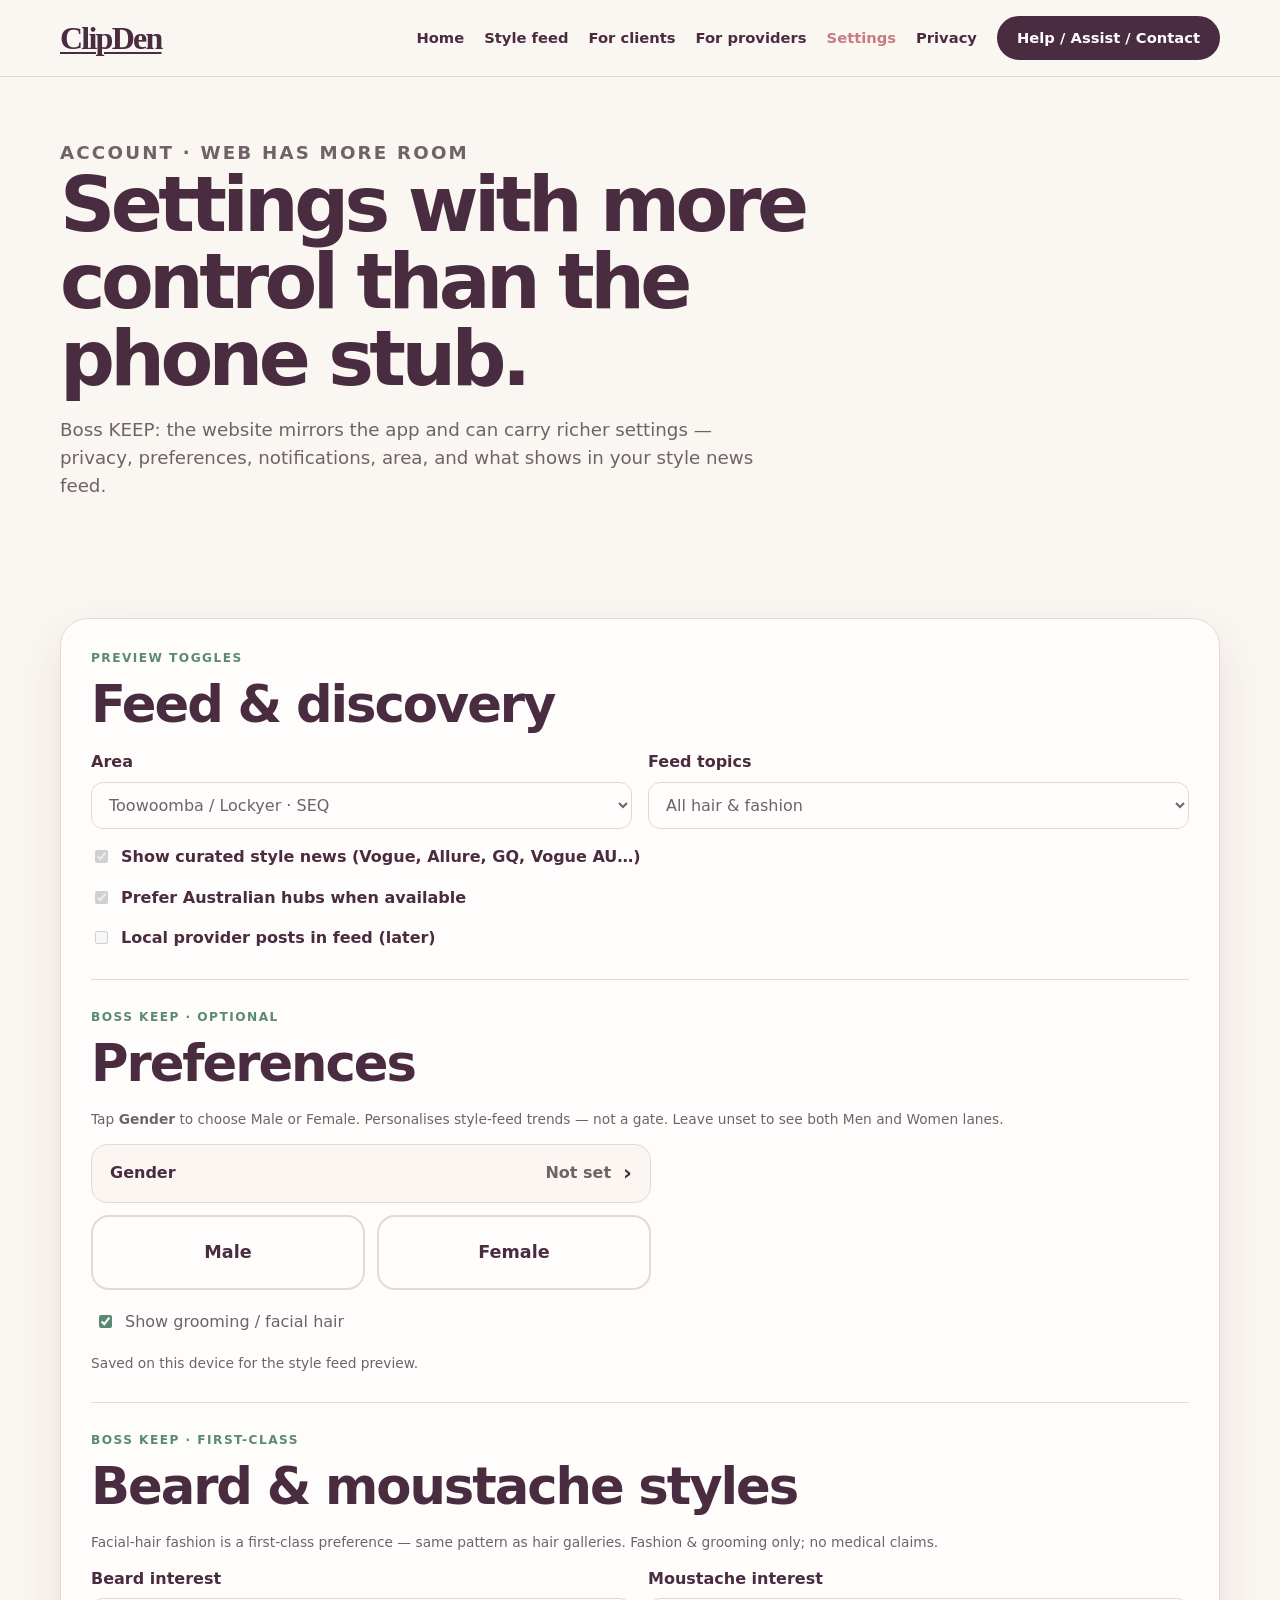
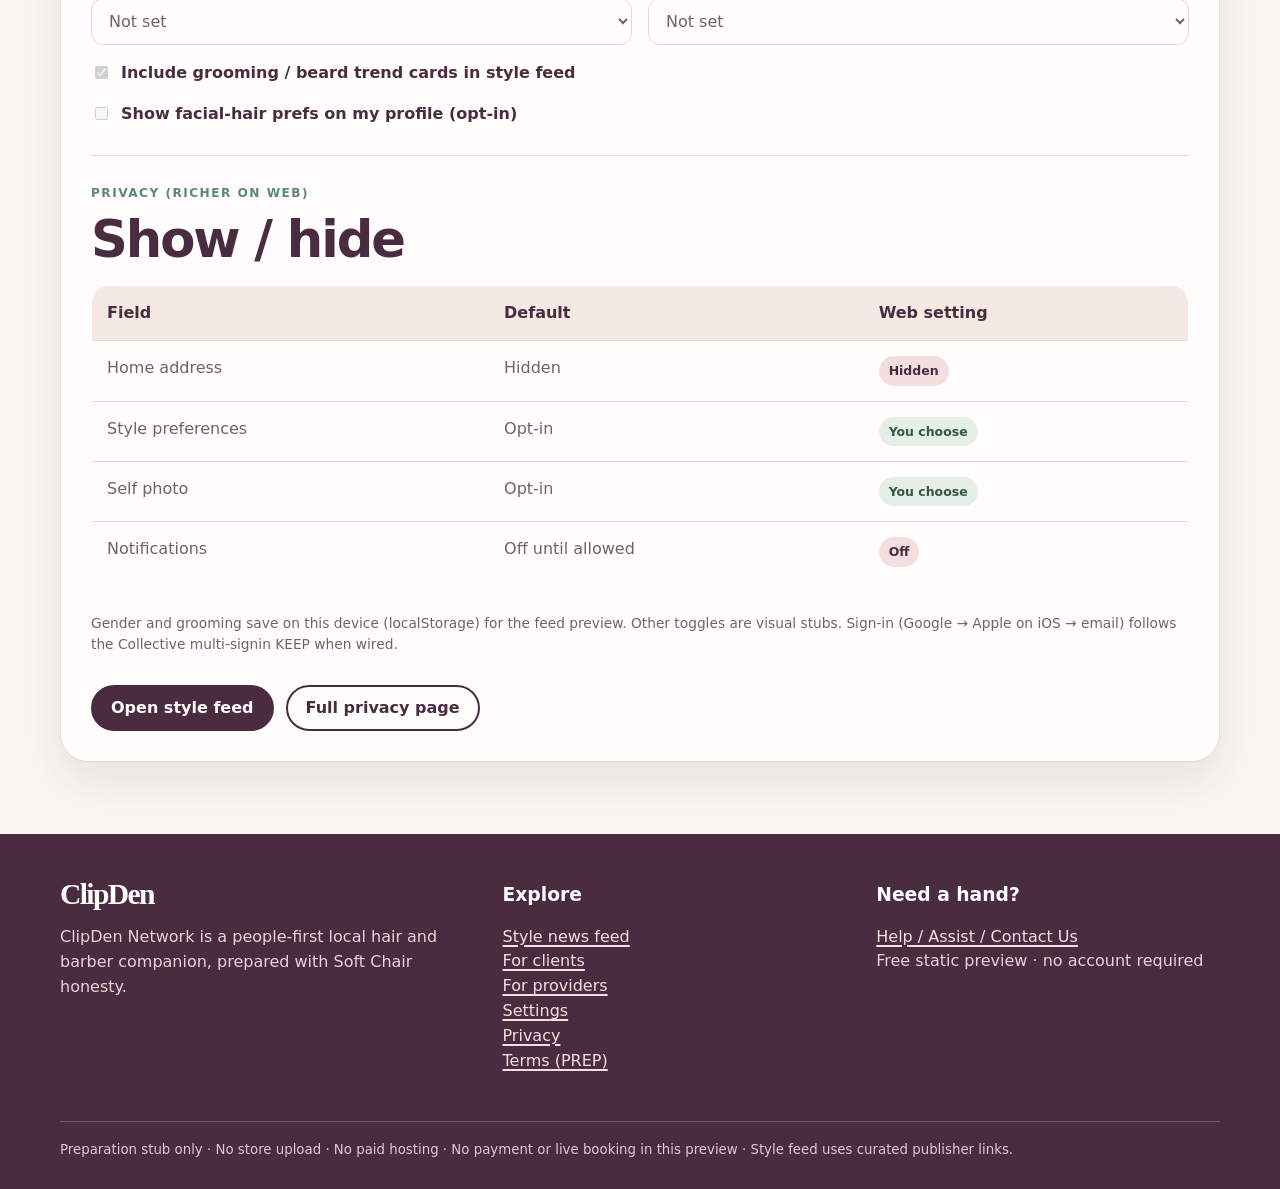
<file: settings.html>
<!doctype html><html lang="en"><head><meta charset="utf-8"><meta name="viewport" content="width=device-width, initial-scale=1"><meta name="description" content="ClipDen Network — a warm local hair and barber discovery companion stub."><title>Settings · ClipDen Network</title><link rel="stylesheet" href="styles.css"></head><body><header class="site-header"><div class="wrap nav"><a href="index.html" aria-label="ClipDen Network home"><span class="wordmark" aria-hidden="true">ClipDen</span></a><nav class="nav-links" aria-label="Primary navigation"><a href="index.html">Home</a><a href="feed.html">Style feed</a><a href="for-clients.html">For clients</a><a href="for-providers.html">For providers</a><a class="active" href="settings.html">Settings</a><a href="privacy.html">Privacy</a><a class=" button" href="help-assist-contact.html">Help / Assist / Contact</a></nav></div></header><main>
<section class="page-hero"><div class="wrap"><p class="eyebrow">Account · web has more room</p><h1>Settings with more control than the phone stub.</h1><p>Boss KEEP: the website mirrors the app and can carry richer settings — privacy, preferences, notifications, area, and what shows in your style news feed.</p></div></section>
<section class="section"><div class="wrap">
<div class="profile-shell">
<p class="eyebrow">Preview toggles</p><h2 style="margin:0 0 18px;color:var(--plum)">Feed &amp; discovery</h2>
<div class="form-grid">
<div class="field"><label>Area</label><select disabled><option>Toowoomba / Lockyer · SEQ</option><option>Brisbane</option><option>Ipswich / Gatton</option></select></div>
<div class="field"><label>Feed topics</label><select disabled><option>All hair &amp; fashion</option><option>Men’s / barber</option><option>Women’s cuts &amp; colour</option></select></div>
<div class="field full"><label class="check"><input type="checkbox" checked disabled> Show curated style news (Vogue, Allure, GQ, Vogue AU…)</label></div>
<div class="field full"><label class="check"><input type="checkbox" checked disabled> Prefer Australian hubs when available</label></div>
<div class="field full"><label class="check"><input type="checkbox" disabled> Local provider posts in feed (later)</label></div>
</div>
<hr style="border:0;border-top:1px solid var(--line);margin:28px 0">
<p class="eyebrow">Boss KEEP · optional</p><h2 style="margin:0 0 18px;color:var(--plum)">Preferences</h2>
<p class="micro" style="margin-top:0">Tap <strong>Gender</strong> to choose Male or Female. Personalises style-feed trends — not a gate. Leave unset to see both Men and Women lanes.</p>
<div class="pref-panel" id="pref-panel">
<button type="button" class="pref-row" id="gender-row" aria-expanded="false" aria-controls="gender-pick">
<span class="pref-label">Gender</span>
<span class="pref-value" id="gender-value">Not set</span>
<span class="pref-chevron" aria-hidden="true">›</span>
</button>
<div class="gender-pick" id="gender-pick" hidden>
<button type="button" class="gender-option" data-gender="male" id="opt-male">Male</button>
<button type="button" class="gender-option" data-gender="female" id="opt-female">Female</button>
</div>
<label class="check pref-toggle"><input type="checkbox" id="grooming-toggle"> Show grooming / facial hair</label>
</div>
<p class="micro" id="pref-saved-note" style="margin-top:10px">Saved on this device for the style feed preview.</p>
<script>
(function(){
  var KEY='sc_gender', GROOM='sc_grooming';
  var row=document.getElementById('gender-row');
  var pick=document.getElementById('gender-pick');
  var valEl=document.getElementById('gender-value');
  var groom=document.getElementById('grooming-toggle');
  var opts=document.querySelectorAll('.gender-option');
  function label(g){return g==='male'?'Male':g==='female'?'Female':'Not set';}
  function sync(){
    var g=localStorage.getItem(KEY)||'';
    valEl.textContent=label(g);
    opts.forEach(function(b){b.classList.toggle('selected', b.getAttribute('data-gender')===g);});
    var gs=localStorage.getItem(GROOM);
    groom.checked = gs===null ? true : gs==='1';
  }
  row.addEventListener('click', function(){
    var open=row.getAttribute('aria-expanded')==='true';
    row.setAttribute('aria-expanded', open?'false':'true');
    pick.hidden=open;
  });
  opts.forEach(function(b){
    b.addEventListener('click', function(){
      var g=b.getAttribute('data-gender');
      localStorage.setItem(KEY,g);
      sync();
      row.setAttribute('aria-expanded','false');
      pick.hidden=true;
    });
  });
  groom.addEventListener('change', function(){
    localStorage.setItem(GROOM, groom.checked?'1':'0');
  });
  sync();
})();
</script>
<hr style="border:0;border-top:1px solid var(--line);margin:28px 0">
<p class="eyebrow">Boss KEEP · first-class</p><h2 style="margin:0 0 18px;color:var(--plum)">Beard &amp; moustache styles</h2>
<p class="micro" style="margin-top:0">Facial-hair fashion is a first-class preference — same pattern as hair galleries. Fashion &amp; grooming only; no medical claims.</p>
<div class="form-grid">
<div class="field"><label>Beard interest</label><select disabled><option>Not set</option><option>Full beard</option><option>Short boxed</option><option>Corporate / trimmed</option><option>Stubble / designer</option><option>Goatee</option><option>Van Dyke</option><option>Faded beard</option></select></div>
<div class="field"><label>Moustache interest</label><select disabled><option>Not set</option><option>Chevron</option><option>Handlebar</option><option>Pencil</option><option>Walrus</option><option>Horseshoe</option><option>Moustache only</option></select></div>
<div class="field full"><label class="check"><input type="checkbox" checked disabled> Include grooming / beard trend cards in style feed</label></div>
<div class="field full"><label class="check"><input type="checkbox" disabled> Show facial-hair prefs on my profile (opt-in)</label></div>
</div>
<hr style="border:0;border-top:1px solid var(--line);margin:28px 0">
<p class="eyebrow">Privacy (richer on web)</p><h2 style="margin:0 0 18px;color:var(--plum)">Show / hide</h2>
<table class="privacy-table"><thead><tr><th>Field</th><th>Default</th><th>Web setting</th></tr></thead><tbody>
<tr><td>Home address</td><td>Hidden</td><td><span class="pill">Hidden</span></td></tr>
<tr><td>Style preferences</td><td>Opt-in</td><td><span class="pill sage">You choose</span></td></tr>
<tr><td>Self photo</td><td>Opt-in</td><td><span class="pill sage">You choose</span></td></tr>
<tr><td>Notifications</td><td>Off until allowed</td><td><span class="pill">Off</span></td></tr>
</tbody></table>
<p class="micro mt">Gender and grooming save on this device (localStorage) for the feed preview. Other toggles are visual stubs. Sign-in (Google → Apple on iOS → email) follows the Collective multi-signin KEEP when wired.</p>
<div class="actions mt"><a class="button" href="feed.html">Open style feed</a><a class="button secondary" href="privacy.html">Full privacy page</a></div>
</div>
</div></section>
</main>
<footer class="footer"><div class="wrap"><div class="footer-grid"><div><span class="footer-logo">ClipDen</span><p>ClipDen Network is a people-first local hair and barber companion, prepared with Soft Chair honesty.</p></div><div><h3>Explore</h3><p><a href="feed.html">Style news feed</a><br><a href="for-clients.html">For clients</a><br><a href="for-providers.html">For providers</a><br><a href="settings.html">Settings</a><br><a href="privacy.html">Privacy</a><br><a href="terms-prep.html">Terms (PREP)</a></p></div><div><h3>Need a hand?</h3><p><a href="help-assist-contact.html">Help / Assist / Contact Us</a><br>Free static preview · no account required</p></div></div><small>Preparation stub only · No store upload · No paid hosting · No payment or live booking in this preview · Style feed uses curated publisher links.</small></div></footer>
</body></html>
</file>
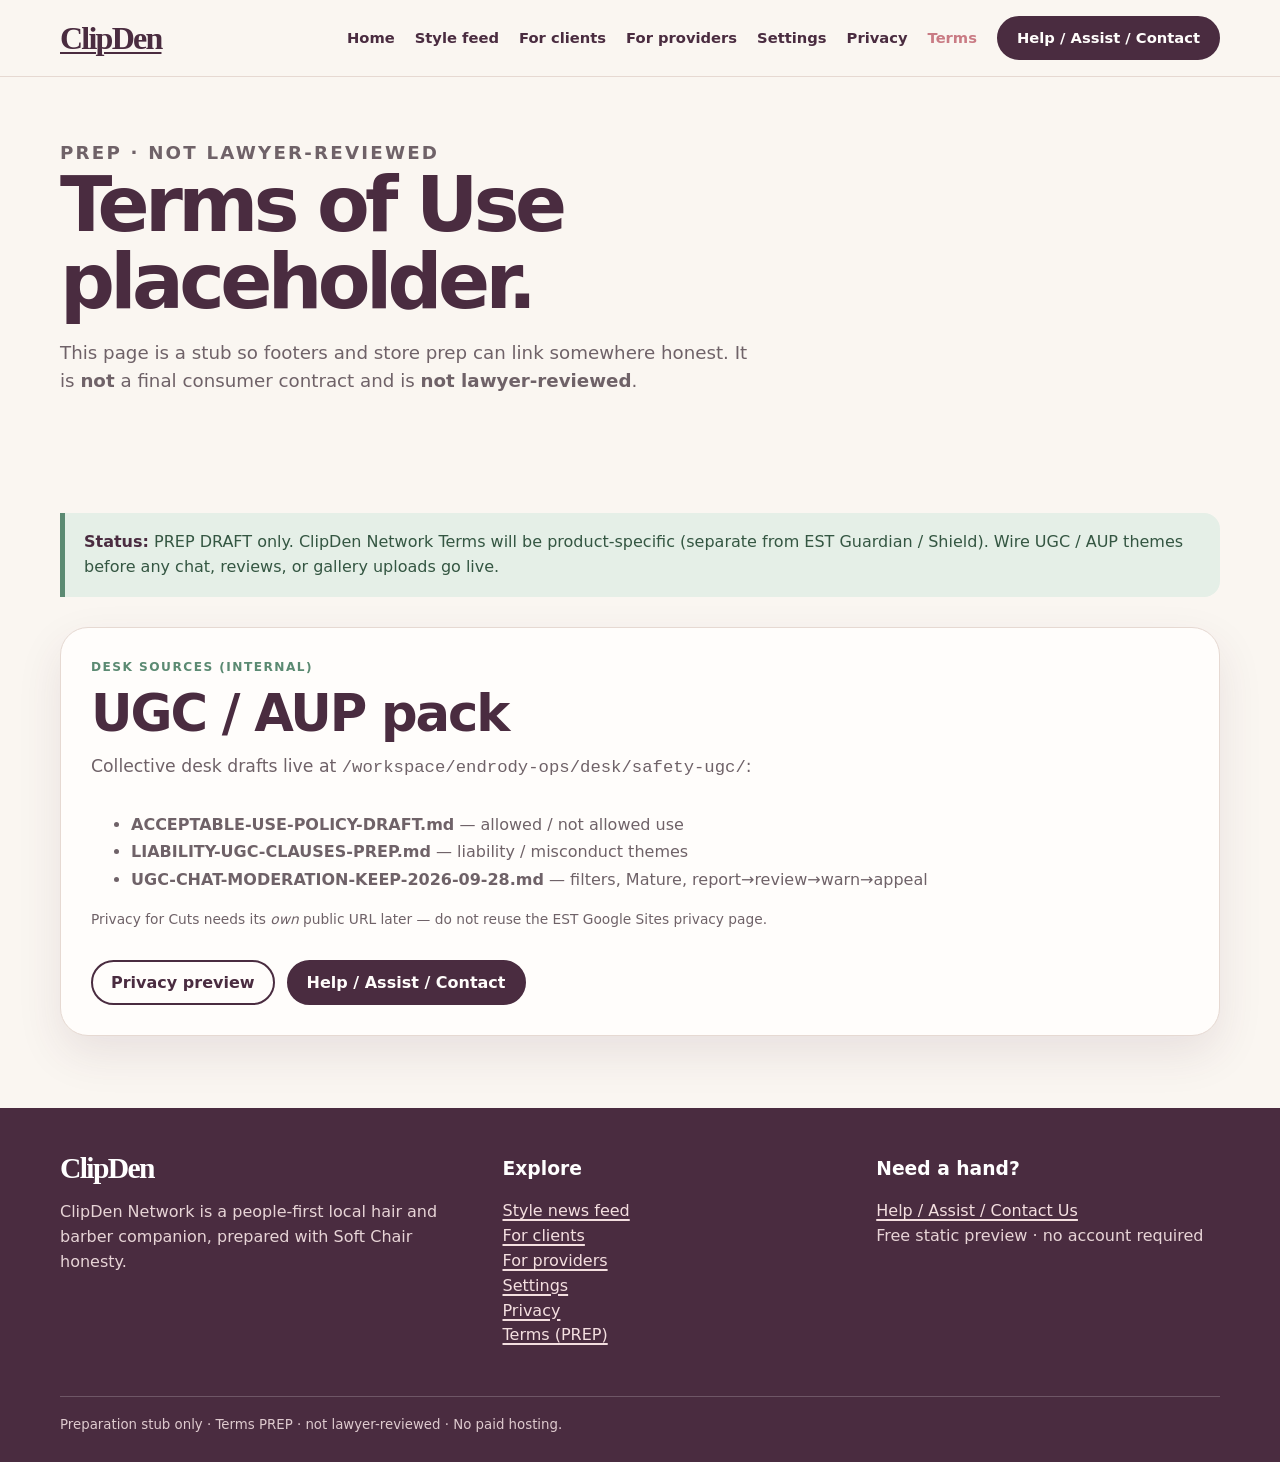
<file: terms-prep.html>
<!doctype html><html lang="en"><head><meta charset="utf-8"><meta name="viewport" content="width=device-width, initial-scale=1"><meta name="description" content="ClipDen Network — Terms of Use PREP placeholder."><title>Terms (PREP) · ClipDen Network</title><link rel="stylesheet" href="styles.css"></head><body><header class="site-header"><div class="wrap nav"><a href="index.html" aria-label="ClipDen Network home"><span class="wordmark" aria-hidden="true">ClipDen</span></a><nav class="nav-links" aria-label="Primary navigation"><a href="index.html">Home</a><a href="feed.html">Style feed</a><a href="for-clients.html">For clients</a><a href="for-providers.html">For providers</a><a href="settings.html">Settings</a><a href="privacy.html">Privacy</a><a class="active" href="terms-prep.html">Terms</a><a class=" button" href="help-assist-contact.html">Help / Assist / Contact</a></nav></div></header><main>
<section class="page-hero"><div class="wrap"><p class="eyebrow">PREP · not lawyer-reviewed</p><h1>Terms of Use placeholder.</h1><p>This page is a stub so footers and store prep can link somewhere honest. It is <strong>not</strong> a final consumer contract and is <strong>not lawyer-reviewed</strong>.</p></div></section>
<section class="section"><div class="wrap">
<div class="notice"><strong>Status:</strong> PREP DRAFT only. ClipDen Network Terms will be product-specific (separate from EST Guardian / Shield). Wire UGC / AUP themes before any chat, reviews, or gallery uploads go live.</div>
<div class="profile-shell mt">
<p class="eyebrow">Desk sources (internal)</p>
<h2 style="margin:0 0 12px;color:var(--plum)">UGC / AUP pack</h2>
<p class="section-intro">Collective desk drafts live at <code>/workspace/endrody-ops/desk/safety-ugc/</code>:</p>
<ul style="color:var(--muted);line-height:1.7">
<li><strong>ACCEPTABLE-USE-POLICY-DRAFT.md</strong> — allowed / not allowed use</li>
<li><strong>LIABILITY-UGC-CLAUSES-PREP.md</strong> — liability / misconduct themes</li>
<li><strong>UGC-CHAT-MODERATION-KEEP-2026-09-28.md</strong> — filters, Mature, report→review→warn→appeal</li>
</ul>
<p class="micro">Privacy for Cuts needs its <em>own</em> public URL later — do not reuse the EST Google Sites privacy page.</p>
<div class="actions mt"><a class="button secondary" href="privacy.html">Privacy preview</a><a class="button" href="help-assist-contact.html">Help / Assist / Contact</a></div>
</div>
</div></section>
</main>
<footer class="footer"><div class="wrap"><div class="footer-grid"><div><span class="footer-logo">ClipDen</span><p>ClipDen Network is a people-first local hair and barber companion, prepared with Soft Chair honesty.</p></div><div><h3>Explore</h3><p><a href="feed.html">Style news feed</a><br><a href="for-clients.html">For clients</a><br><a href="for-providers.html">For providers</a><br><a href="settings.html">Settings</a><br><a href="privacy.html">Privacy</a><br><a href="terms-prep.html">Terms (PREP)</a></p></div><div><h3>Need a hand?</h3><p><a href="help-assist-contact.html">Help / Assist / Contact Us</a><br>Free static preview · no account required</p></div></div><small>Preparation stub only · Terms PREP · not lawyer-reviewed · No paid hosting.</small></div></footer>
</body></html>
</file>
<file: styles.css>
:root{--cream:#FAF6F1;--plum:#4A2C40;--blush:#C97B84;--sage:#5B8A72;--ink:#30232c;--muted:#6f6268;--line:#e6d9d2;--white:#fffdfb;--shadow:0 18px 45px rgba(74,44,64,.10)}
*{box-sizing:border-box}html{scroll-behavior:smooth}body{margin:0;background:var(--cream);color:var(--ink);font-family:Inter,ui-sans-serif,system-ui,-apple-system,"Segoe UI",sans-serif;line-height:1.55}a{color:var(--plum);text-decoration-thickness:2px;text-underline-offset:3px}a:hover{color:var(--blush)}img{max-width:100%;display:block}.wrap{width:min(1160px,calc(100% - 40px));margin:auto}.site-header{border-bottom:1px solid var(--line);background:rgba(250,246,241,.94);position:sticky;top:0;z-index:5;backdrop-filter:blur(10px)}.nav{min-height:76px;display:flex;align-items:center;gap:24px;justify-content:space-between}.wordmark{display:block;width:166px;color:var(--plum);font-family:Georgia,"Times New Roman",serif;font-size:2rem;font-weight:700;letter-spacing:-.055em;line-height:1;text-decoration:none}.nav-links{display:flex;gap:20px;align-items:center;flex-wrap:wrap;justify-content:flex-end}.nav-links a{font-size:.92rem;font-weight:700;text-decoration:none;color:var(--plum)}.nav-links a:hover,.nav-links .active{color:var(--blush)}.nav-links .button{color:var(--white)}.button{display:inline-flex;align-items:center;justify-content:center;gap:8px;background:var(--plum);color:var(--white);border:2px solid var(--plum);border-radius:999px;padding:11px 18px;font-weight:800;text-decoration:none;line-height:1.2;cursor:pointer}.button:hover{background:var(--blush);border-color:var(--blush);color:var(--white)}.button.secondary{background:transparent;color:var(--plum)}.button.secondary:hover{background:#f1dfe0;color:var(--plum)}.button.sage{background:var(--sage);border-color:var(--sage)}.eyebrow{color:var(--sage);text-transform:uppercase;letter-spacing:.12em;font-size:.76rem;font-weight:900;margin:0 0 10px}.hero{padding:76px 0 64px}.hero-grid{display:grid;grid-template-columns:1.05fr .95fr;gap:64px;align-items:center}.hero h1{font-size:clamp(2.8rem,7vw,5.8rem);line-height:.98;letter-spacing:-.065em;color:var(--plum);margin:0 0 24px;max-width:750px}.hero h1 em{font-style:normal;color:var(--blush)}.hero p.lede{font-size:1.18rem;max-width:610px;color:var(--muted);margin:0 0 28px}.actions{display:flex;gap:12px;flex-wrap:wrap}.hero-art{position:relative;min-height:350px;background:var(--plum);border-radius:42px;padding:34px;overflow:hidden;box-shadow:var(--shadow)}.hero-art:before,.hero-art:after{content:"";position:absolute;border-radius:50%;background:var(--blush);opacity:.72}.hero-art:before{width:230px;height:230px;right:-45px;top:-50px}.hero-art:after{width:160px;height:160px;left:-50px;bottom:-55px;background:var(--sage)}.hero-art .badge{position:absolute;right:31px;bottom:28px;width:76px;height:76px;z-index:1}.badge-word{display:grid;place-items:center;background:var(--cream);color:var(--plum);font-family:Georgia,"Times New Roman",serif;font-size:.78rem;font-weight:700;letter-spacing:-.04em}.art-card{position:relative;z-index:1;background:rgba(255,253,251,.96);border-radius:24px;padding:24px;max-width:330px;margin:36px auto 0;transform:rotate(-3deg);box-shadow:0 16px 30px rgba(0,0,0,.12)}.art-card h3{margin:0;color:var(--plum);font-size:1.55rem}.art-card p{color:var(--muted);margin:8px 0 18px}.mini-line{height:10px;background:#eadbdd;border-radius:99px;margin:10px 0}.mini-line.short{width:63%}.section{padding:72px 0}.section.alt{background:#f1e6df}.section h2{font-size:clamp(2rem,4vw,3.5rem);line-height:1.05;letter-spacing:-.04em;color:var(--plum);margin:0 0 14px}.section-intro{max-width:680px;color:var(--muted);font-size:1.08rem;margin:0 0 30px}.cards{display:grid;grid-template-columns:repeat(3,1fr);gap:18px}.card{background:var(--white);border:1px solid var(--line);border-radius:22px;padding:24px;box-shadow:0 8px 24px rgba(74,44,64,.05)}.card h3{color:var(--plum);margin:12px 0 8px;font-size:1.2rem}.card p{color:var(--muted);margin:0}.icon{width:48px;height:48px;border-radius:15px;display:grid;place-items:center;background:#f4dfe0;color:var(--plum);font-size:1.4rem;font-weight:900}.split{display:grid;grid-template-columns:1fr 1fr;gap:28px;align-items:start}.map-placeholder{min-height:360px;border-radius:28px;background-color:#dfe9df;background-image:linear-gradient(35deg,transparent 46%,rgba(91,138,114,.3) 47%,rgba(91,138,114,.3) 49%,transparent 50%),linear-gradient(110deg,transparent 47%,rgba(201,123,132,.4) 48%,rgba(201,123,132,.4) 49%,transparent 50%);background-size:130px 130px,180px 180px;border:1px solid #bdd0c1;position:relative;overflow:hidden}.map-placeholder:before{content:"Map preview · free stack placeholder";position:absolute;left:20px;top:18px;background:rgba(255,253,251,.9);border-radius:999px;padding:8px 13px;color:var(--sage);font-size:.78rem;font-weight:800}.pin{position:absolute;width:26px;height:26px;background:var(--blush);border:5px solid var(--white);border-radius:50% 50% 50% 0;transform:rotate(-45deg);box-shadow:0 5px 12px rgba(74,44,64,.18)}.pin:after{content:"";width:7px;height:7px;border-radius:50%;background:var(--white);position:absolute;left:5px;top:5px}.p1{left:23%;top:34%}.p2{right:26%;top:23%}.p3{right:35%;bottom:21%}.feed{display:grid;gap:14px}.feed-item{background:var(--white);border:1px solid var(--line);border-radius:18px;padding:17px;display:flex;gap:14px;align-items:flex-start}.avatar{flex:0 0 42px;height:42px;border-radius:50%;background:var(--blush);color:var(--white);display:grid;place-items:center;font-weight:900}.feed-item strong{color:var(--plum)}.feed-item small{color:var(--muted)}.notice{border-left:5px solid var(--sage);background:#e5efe7;border-radius:0 16px 16px 0;padding:17px 19px;color:#345642}.notice strong{color:var(--plum)}.pill{display:inline-block;border-radius:999px;padding:5px 10px;background:#f4dfe0;color:var(--plum);font-weight:800;font-size:.78rem}.pill.sage{background:#e5efe7;color:#345642}.page-hero{padding:62px 0 46px}.page-hero h1{color:var(--plum);font-size:clamp(2.5rem,6vw,4.8rem);line-height:1;letter-spacing:-.06em;margin:0 0 18px;max-width:800px}.page-hero p{color:var(--muted);font-size:1.14rem;max-width:700px;margin:0}.provider-grid{display:grid;grid-template-columns:repeat(2,1fr);gap:20px}.provider-card{background:var(--white);border:1px solid var(--line);border-radius:24px;padding:24px;display:grid;grid-template-columns:72px 1fr;gap:18px}.provider-photo{width:72px;height:72px;border-radius:20px;background:var(--sage);color:var(--white);display:grid;place-items:center;font-size:1.5rem;font-weight:900}.provider-card h3{margin:0;color:var(--plum)}.provider-card p{margin:5px 0 13px;color:var(--muted)}.provider-meta{display:flex;gap:7px;flex-wrap:wrap}.profile-shell{background:var(--white);border:1px solid var(--line);border-radius:28px;padding:30px;box-shadow:var(--shadow)}.profile-head{display:flex;gap:20px;align-items:center;border-bottom:1px solid var(--line);padding-bottom:22px;margin-bottom:22px}.icon-word{color:var(--white);font-family:Georgia,"Times New Roman",serif;font-size:1.45rem;font-weight:700;letter-spacing:-.04em}.soft-wordmark{display:block;color:var(--plum);font-family:Georgia,"Times New Roman",serif;font-size:2rem;font-weight:700;letter-spacing:-.05em;text-align:center;margin:0 auto 18px}.profile-icon{width:88px;height:88px;border-radius:26px;background:var(--plum);padding:16px}.profile-head h2{margin:0;color:var(--plum)}.profile-head p{margin:4px 0 0;color:var(--muted)}.detail-list{display:grid;grid-template-columns:repeat(2,1fr);gap:12px;margin:0}.detail-list div{padding:14px;background:#fbf6f1;border-radius:14px}.detail-list dt{font-size:.75rem;text-transform:uppercase;letter-spacing:.09em;font-weight:900;color:var(--sage)}.detail-list dd{margin:3px 0 0;color:var(--plum);font-weight:700}.gallery{display:grid;grid-template-columns:repeat(3,1fr);gap:10px}.gallery div{min-height:120px;border-radius:15px;background:linear-gradient(145deg,#d6e4d8,#c97b84 72%);display:grid;place-items:end start;padding:11px;color:var(--white);font-weight:800}.gallery div:nth-child(2){background:linear-gradient(145deg,#f1d9cf,#5b8a72)}.gallery div:nth-child(3){background:linear-gradient(145deg,#4a2c40,#e7bcc0)}.form-grid{display:grid;grid-template-columns:repeat(2,1fr);gap:16px}.field{display:grid;gap:7px}.field.full{grid-column:1/-1}.field label{font-weight:800;color:var(--plum)}.field input,.field select,.field textarea{font:inherit;border:1px solid #d9c7c0;border-radius:12px;background:var(--white);padding:12px 13px;color:var(--ink)}.field textarea{min-height:130px;resize:vertical}.check{display:flex;gap:10px;align-items:flex-start;color:var(--muted)}.check input{margin-top:5px;accent-color:var(--sage)}.privacy-table{width:100%;border-collapse:collapse;background:var(--white);border:1px solid var(--line);border-radius:18px;overflow:hidden;display:table}.privacy-table th,.privacy-table td{text-align:left;padding:15px;border-bottom:1px solid var(--line);vertical-align:top}.privacy-table th{color:var(--plum);background:#f4e9e3}.privacy-table td{color:var(--muted)}.privacy-table tr:last-child td{border-bottom:0}.faq{display:grid;gap:12px}.faq details{background:var(--white);border:1px solid var(--line);border-radius:16px;padding:16px 18px}.faq summary{font-weight:900;color:var(--plum);cursor:pointer}.faq p{color:var(--muted);margin:12px 0 0}.footer{padding:46px 0 28px;background:var(--plum);color:#f8eee8}.footer a{color:#f4dfe0}.footer-grid{display:grid;grid-template-columns:1.2fr 1fr 1fr;gap:30px}.footer h3{margin:0 0 10px;color:#fff}.footer p{color:#e7d4d6}.footer small{display:block;border-top:1px solid rgba(255,255,255,.2);padding-top:18px;margin-top:32px;color:#decace}.footer-logo{display:block;width:160px;color:#fff;font-family:Georgia,"Times New Roman",serif;font-size:1.85rem;font-weight:700;letter-spacing:-.055em;line-height:1;margin-bottom:12px}.badge-note{display:flex;gap:12px;align-items:flex-start;background:#f8eee8;border:1px solid #e6c9c6;border-radius:16px;padding:14px;color:var(--muted)}.badge-note img{width:40px;height:40px}.center{text-align:center}.mt{margin-top:30px}.micro{font-size:.86rem;color:var(--muted)}@media(max-width:820px){.nav{align-items:flex-start;padding:16px 0;flex-direction:column}.nav-links{justify-content:flex-start;gap:13px}.hero{padding-top:45px}.hero-grid,.split{grid-template-columns:1fr;gap:32px}.cards,.provider-grid{grid-template-columns:1fr}.footer-grid{grid-template-columns:1fr}.detail-list{grid-template-columns:1fr}}@media(max-width:520px){.wrap{width:min(100% - 28px,1160px)}.hero h1{font-size:3.1rem}.hero-art{min-height:300px}.form-grid{grid-template-columns:1fr}.field.full{grid-column:auto}.privacy-table{font-size:.85rem}.privacy-table th,.privacy-table td{padding:10px 8px}.profile-head{align-items:flex-start;flex-direction:column}}
.pref-panel{display:grid;gap:12px;max-width:560px}.pref-row{display:flex;align-items:center;gap:12px;width:100%;padding:16px 18px;background:#fbf6f1;border:1px solid var(--line);border-radius:16px;cursor:pointer;font:inherit;color:var(--ink);text-align:left}.pref-row:hover{border-color:var(--blush)}.pref-row[aria-expanded="true"]{border-color:var(--plum);background:#f4dfe0}.pref-label{font-weight:900;color:var(--plum)}.pref-value{margin-left:auto;color:var(--muted);font-weight:700}.pref-chevron{color:var(--plum);font-size:1.35rem;font-weight:900;transition:transform .2s;line-height:1}.pref-row[aria-expanded="true"] .pref-chevron{transform:rotate(90deg)}.gender-pick{display:grid;grid-template-columns:1fr 1fr;gap:12px}.gender-option{padding:22px 16px;border:2px solid var(--line);border-radius:18px;background:var(--white);color:var(--plum);font:inherit;font-weight:900;font-size:1.1rem;cursor:pointer}.gender-option:hover{border-color:var(--blush);background:#f8eee8}.gender-option.selected{border-color:var(--plum);background:var(--plum);color:var(--white);box-shadow:0 8px 20px rgba(74,44,64,.18)}.pref-toggle{padding:8px 4px}.lane-strip{display:flex;flex-wrap:wrap;gap:10px;align-items:center;margin:0 0 18px}.lane-chip{border-radius:999px;padding:8px 14px;border:2px solid var(--line);background:var(--white);color:var(--plum);font-weight:800;font-size:.86rem}.lane-chip.on{border-color:var(--plum);background:#f4dfe0}.lane-note{color:var(--muted);font-size:.86rem}.feed-item.is-hidden{display:none!important}
</file>
